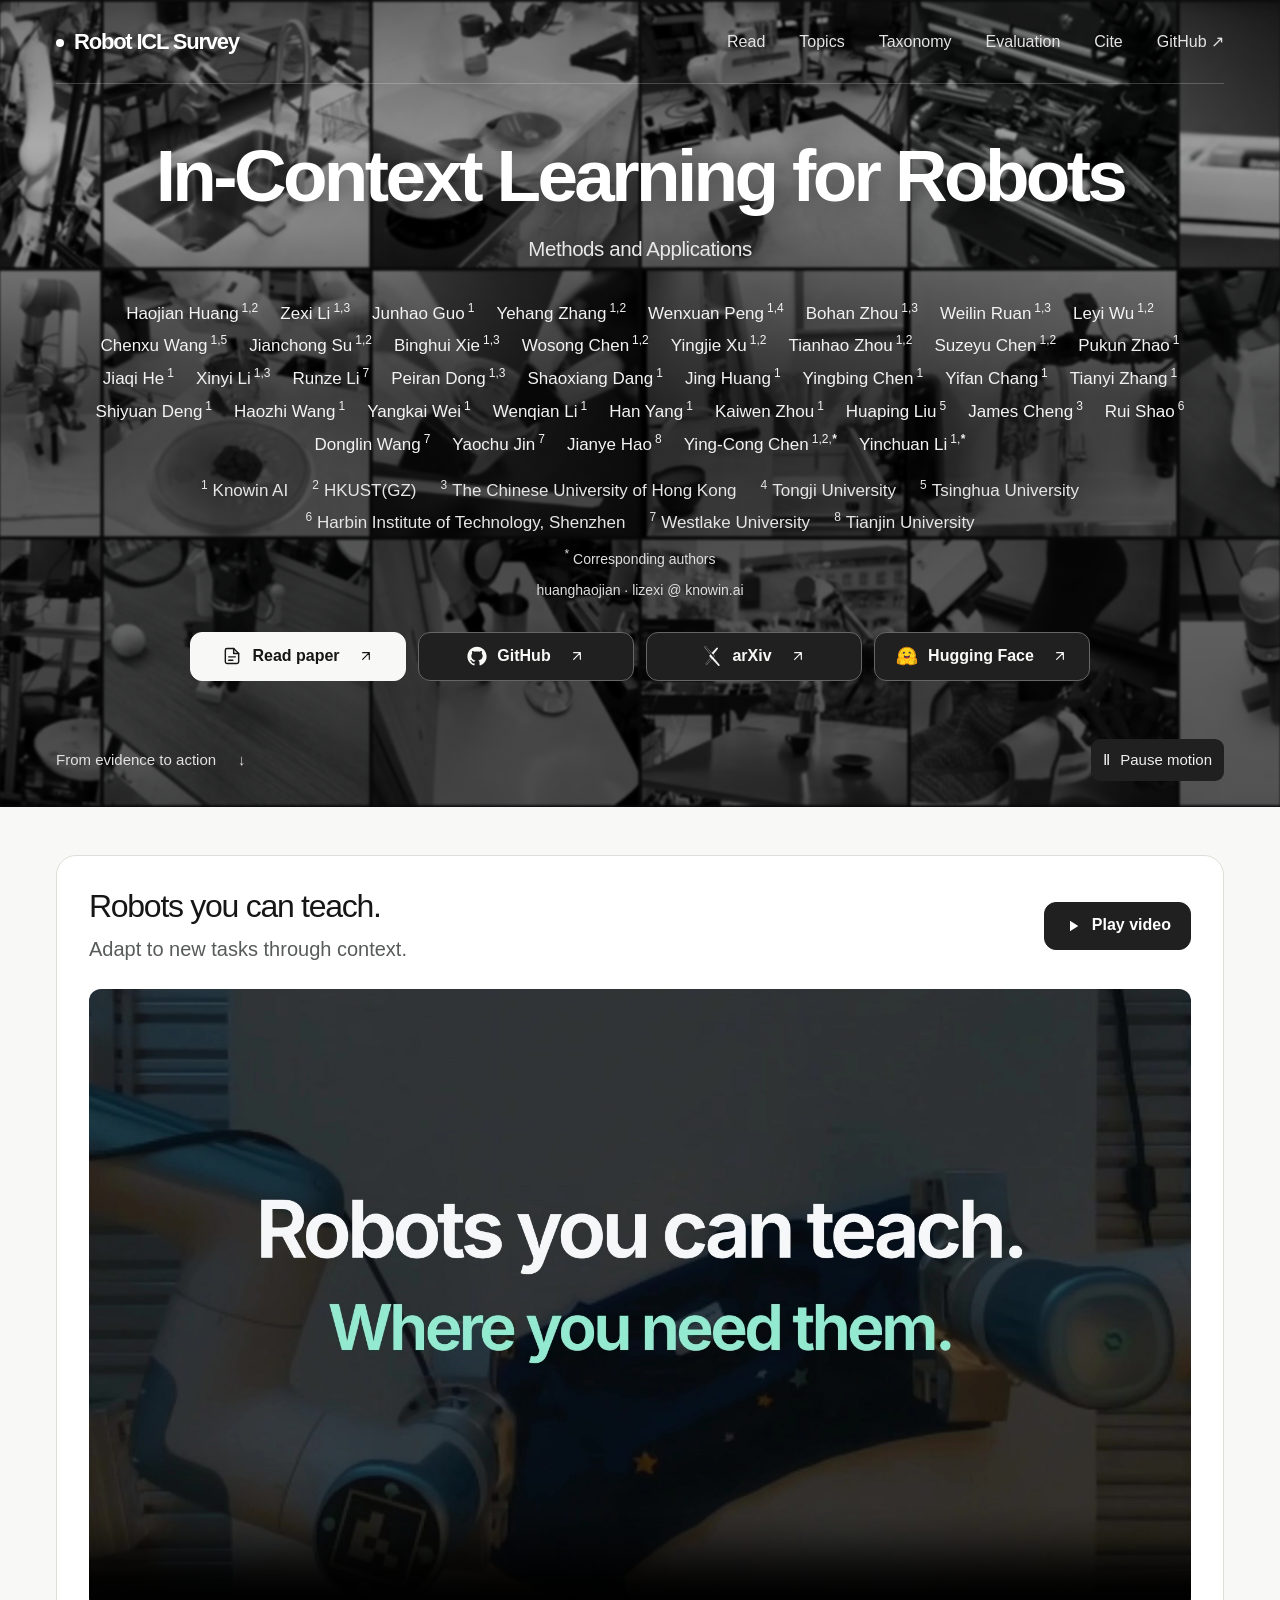
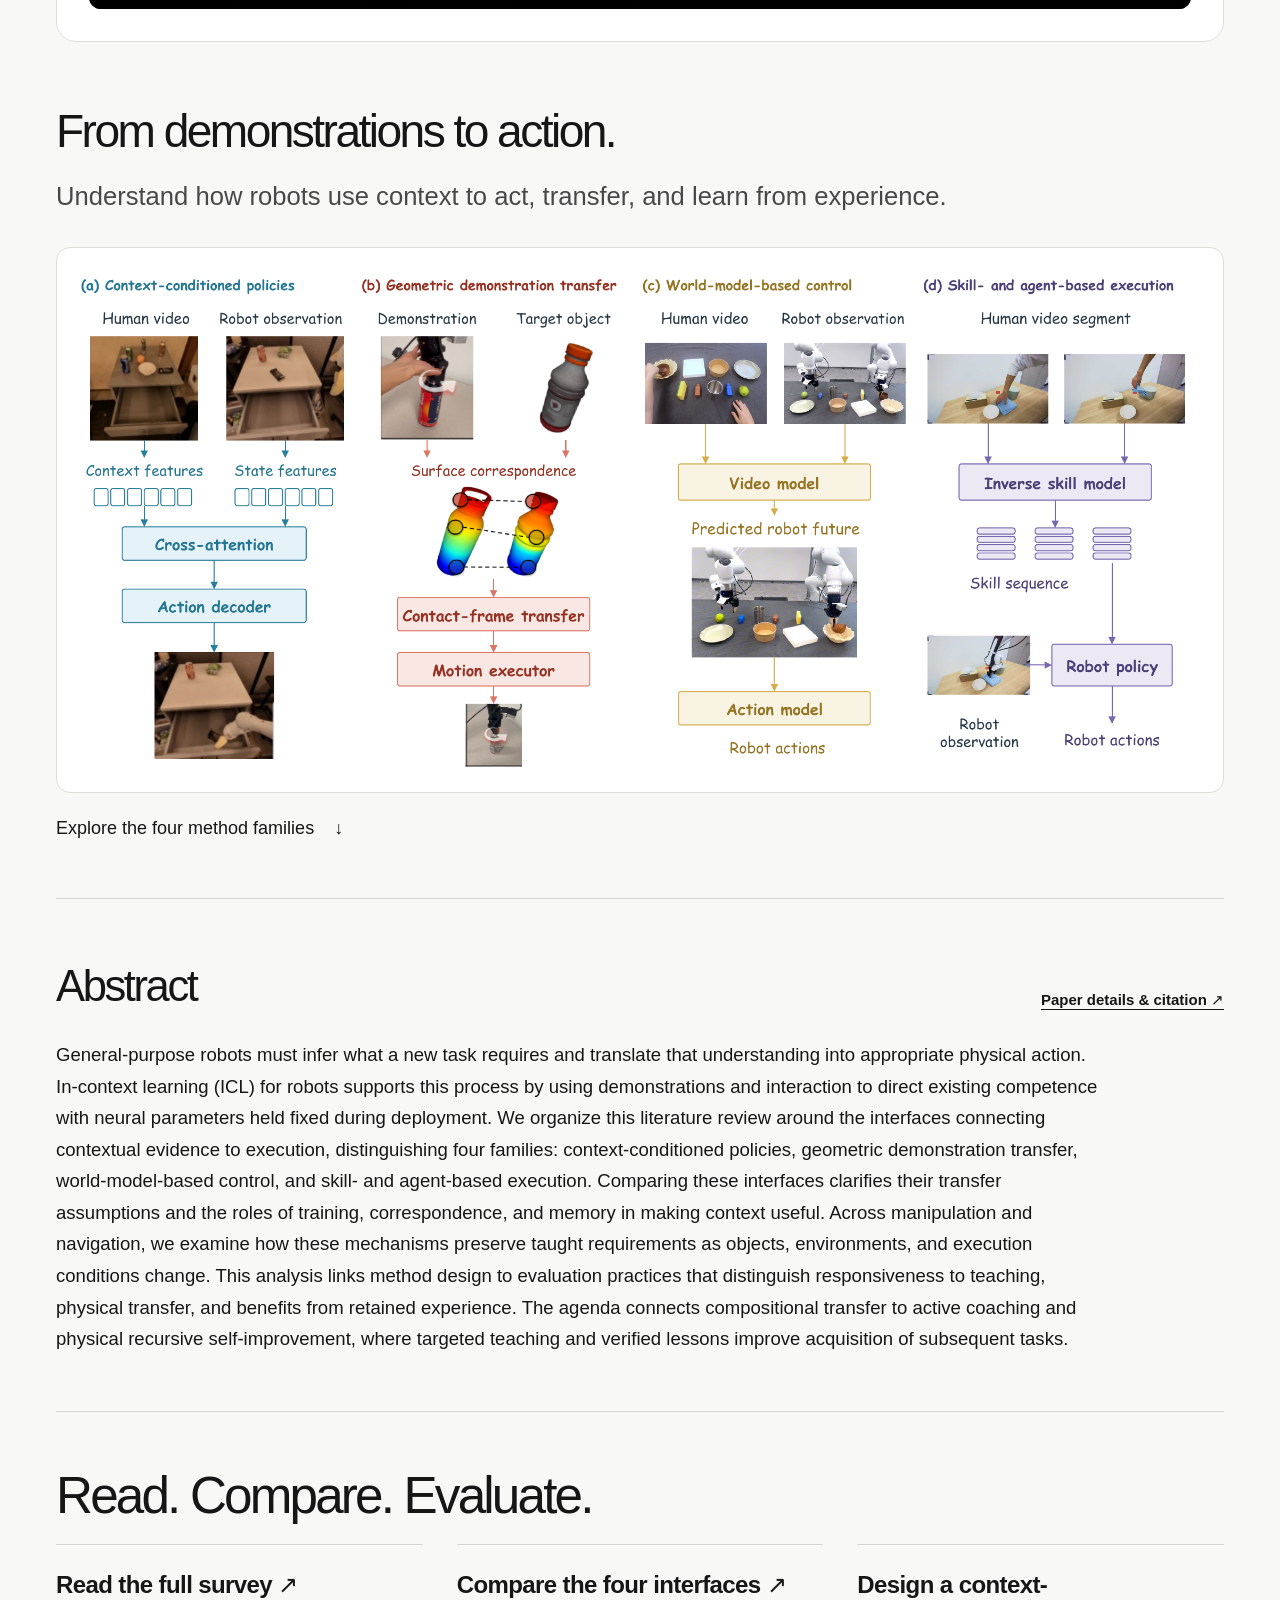
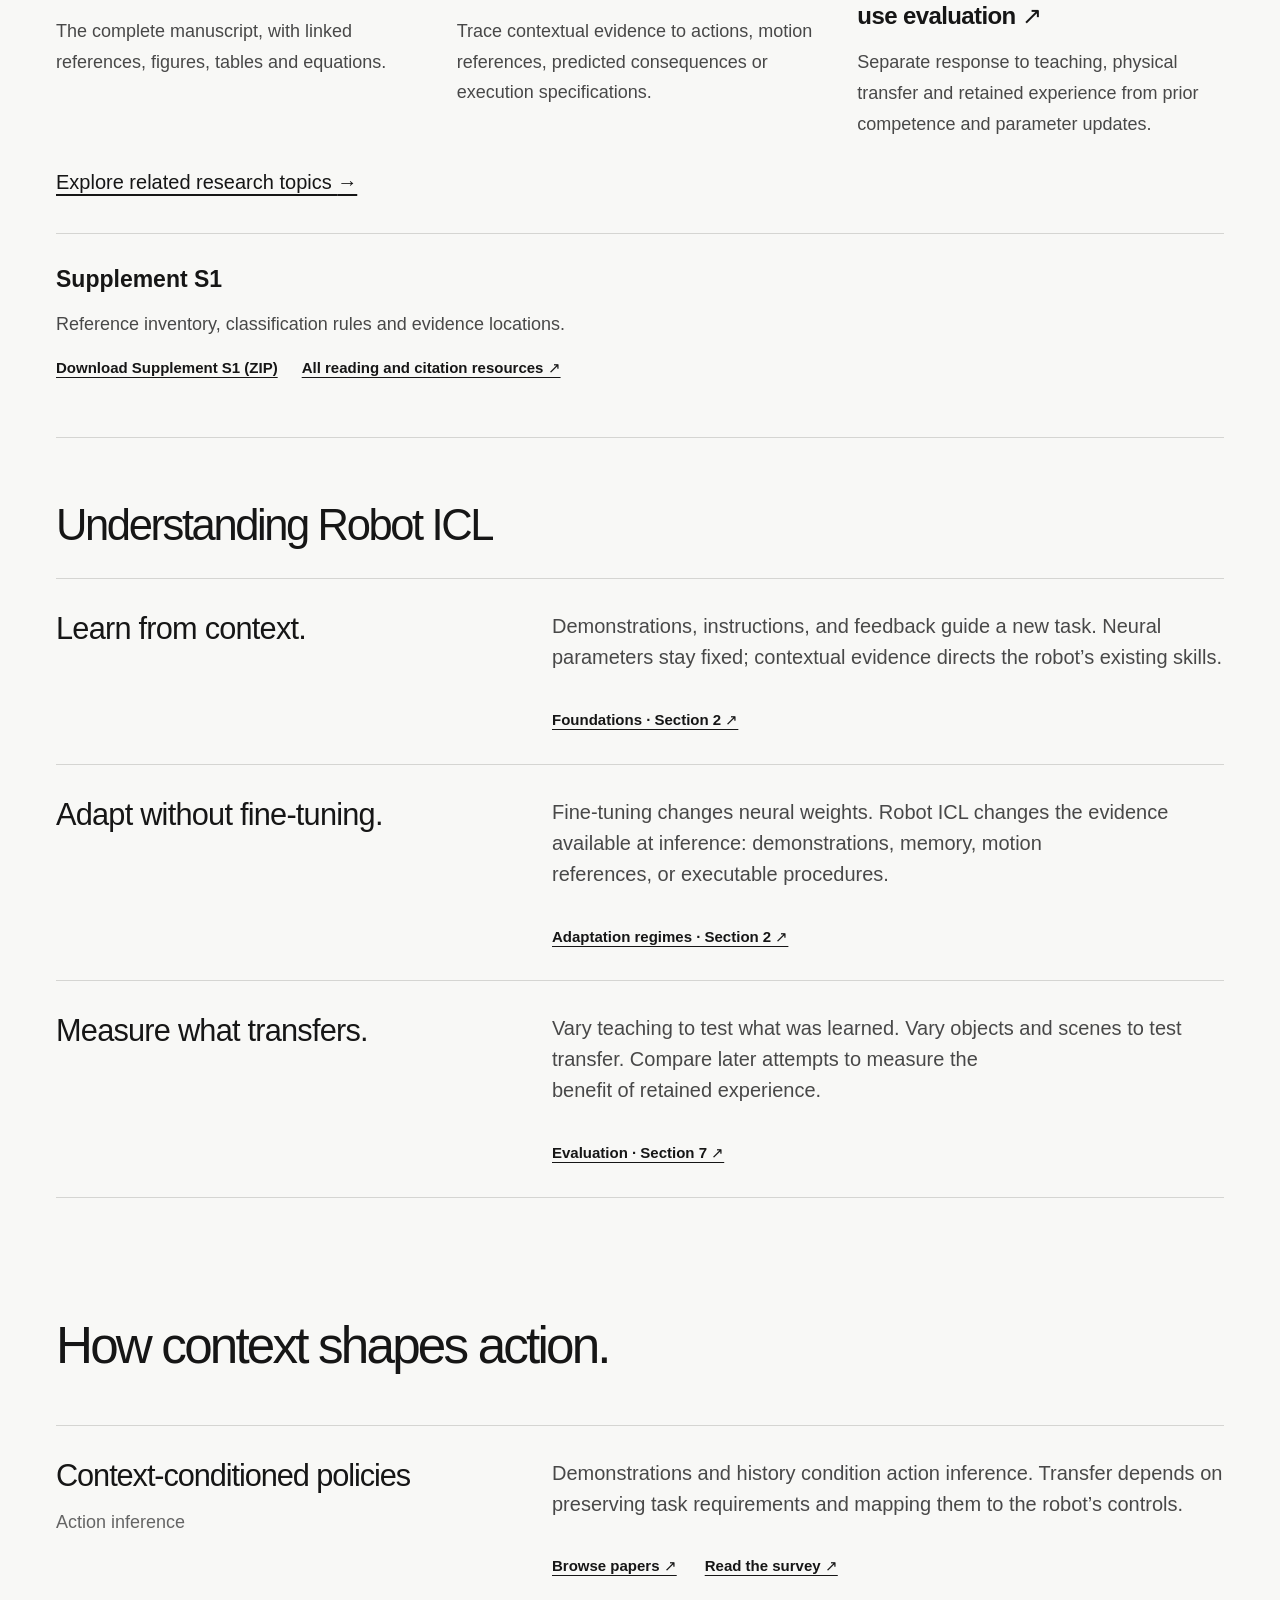
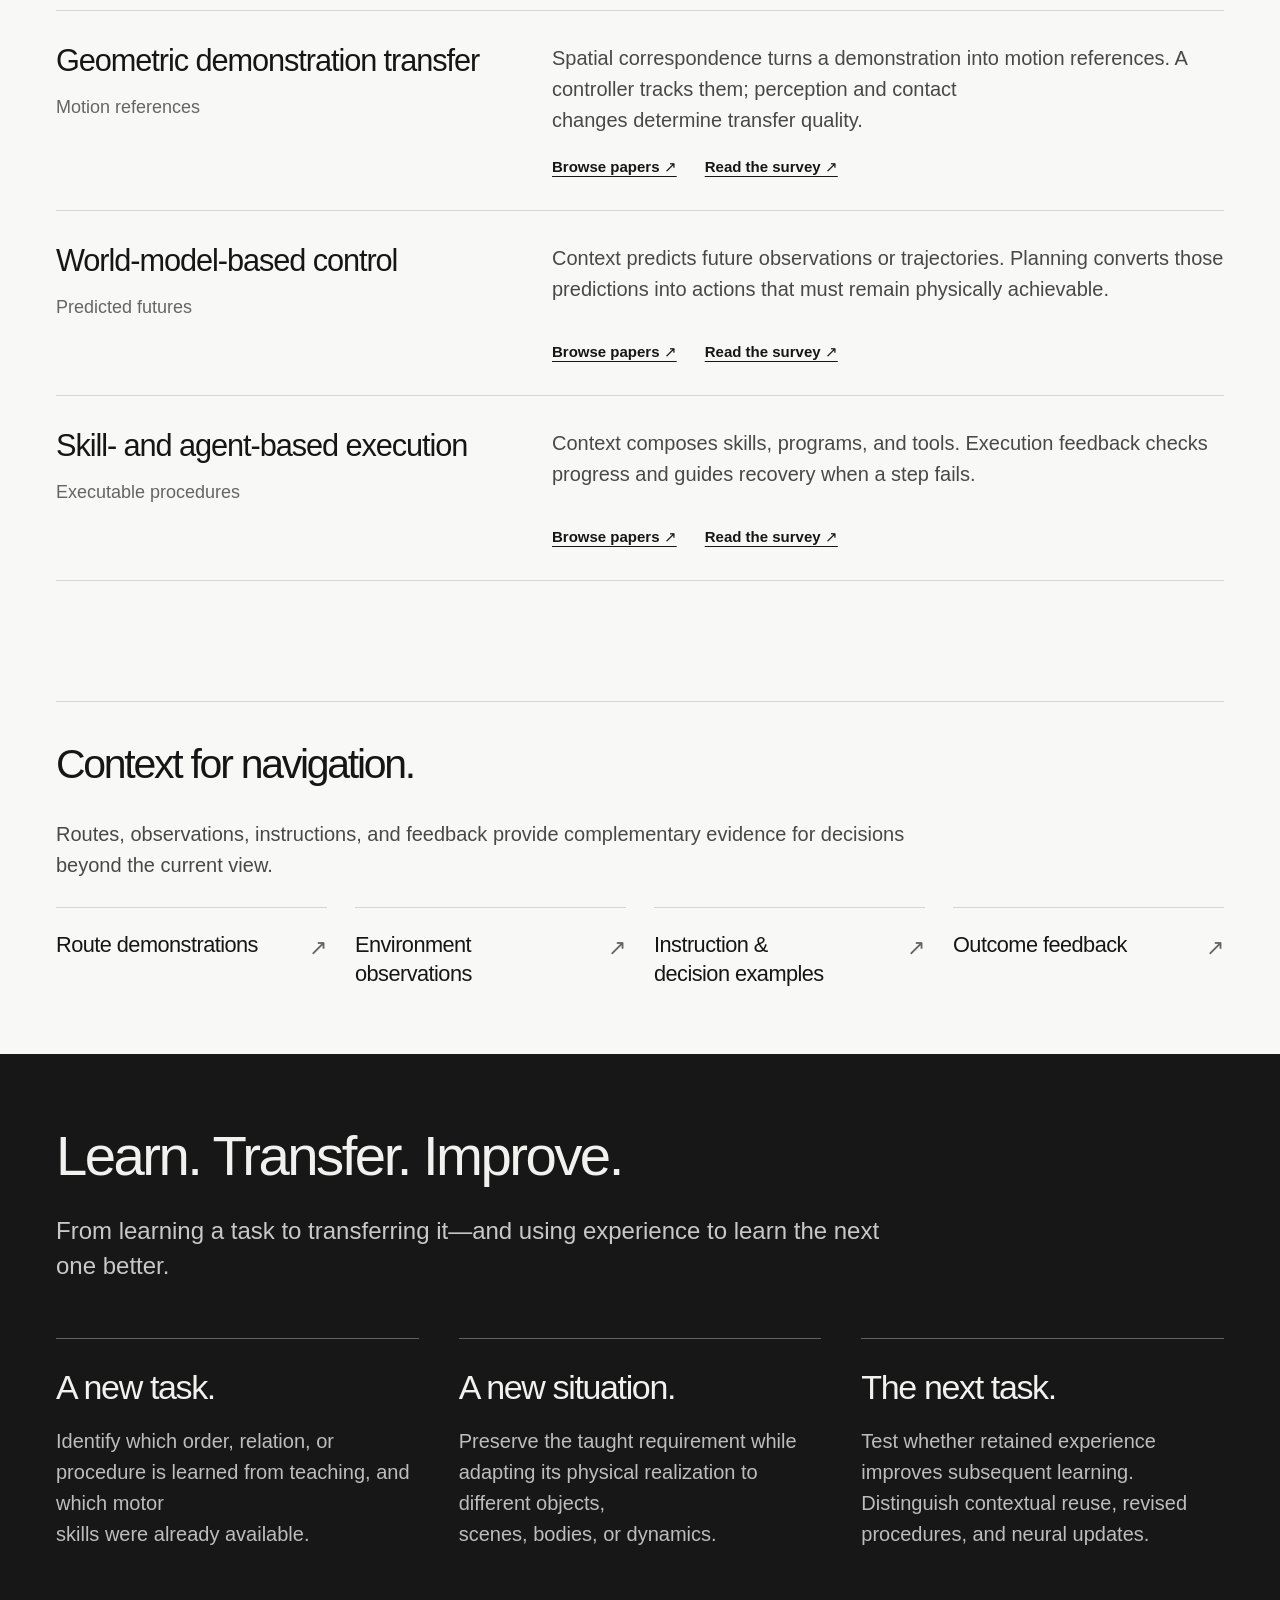
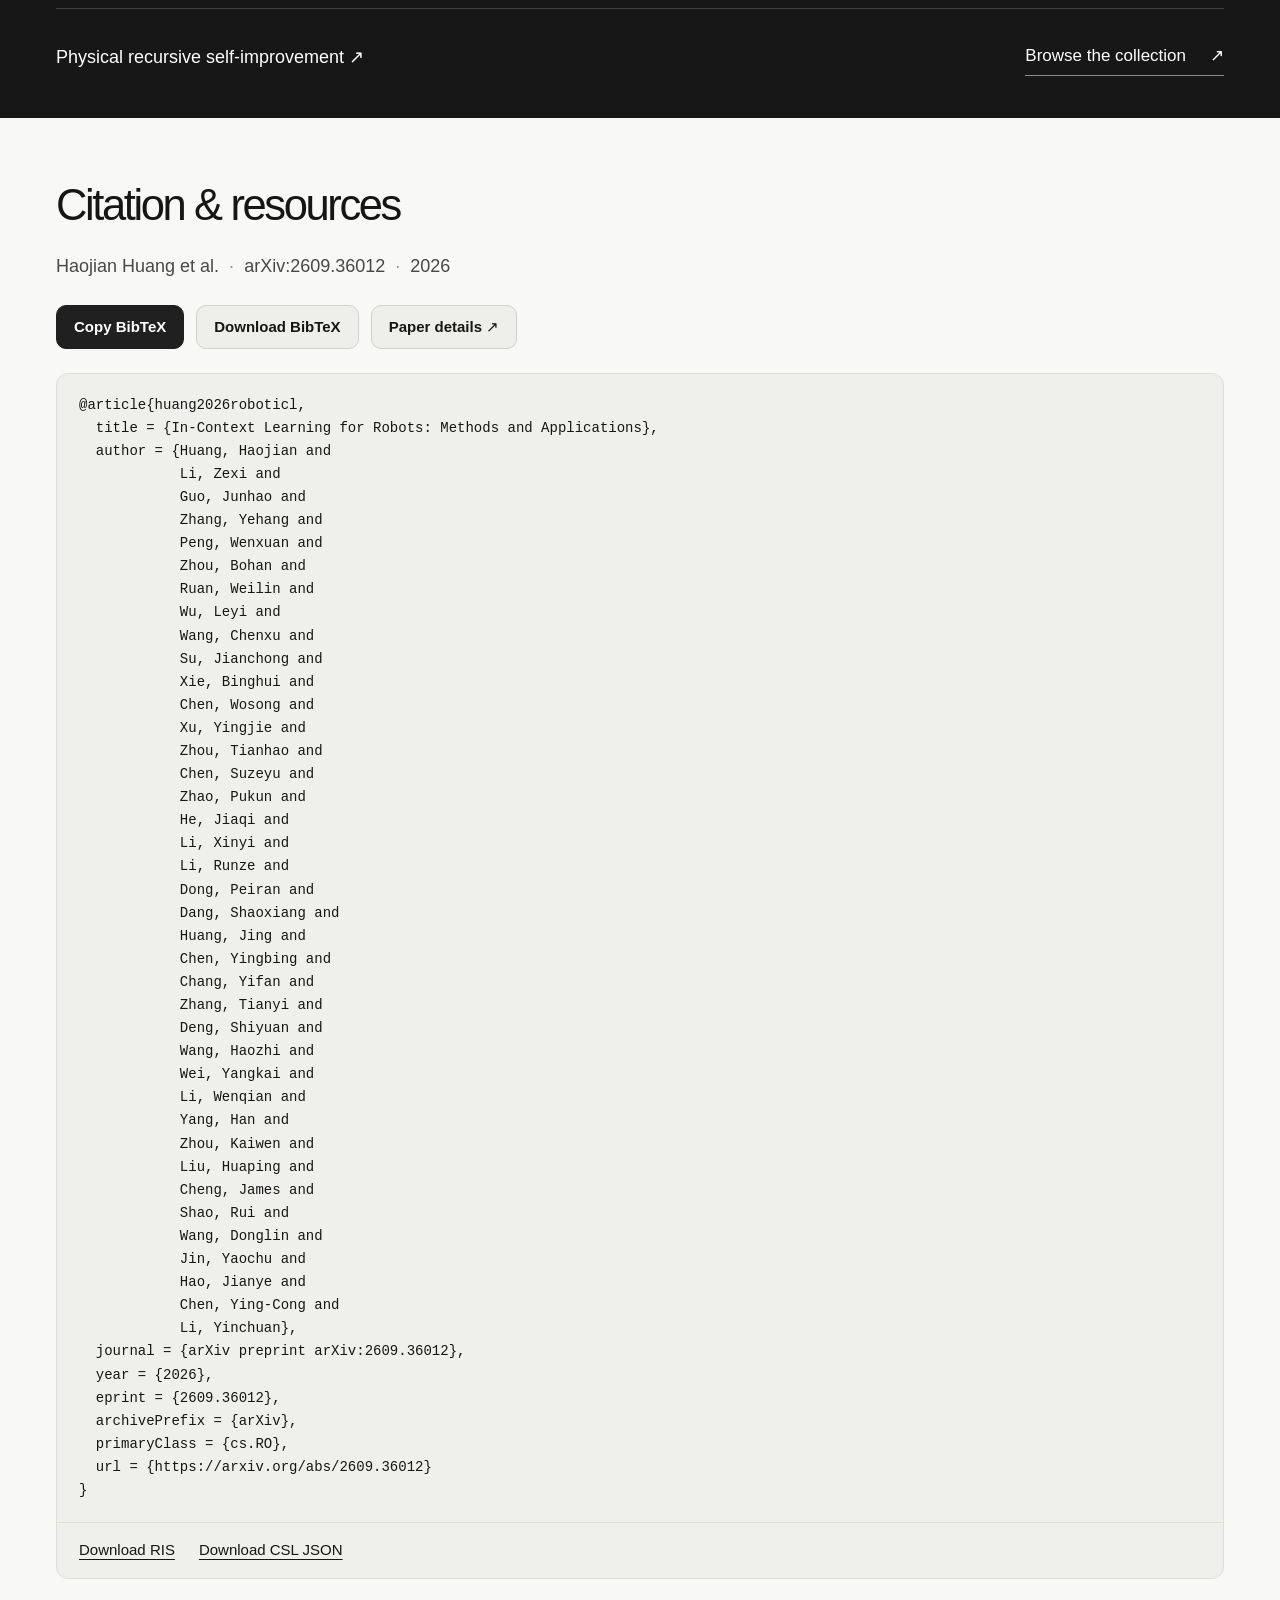
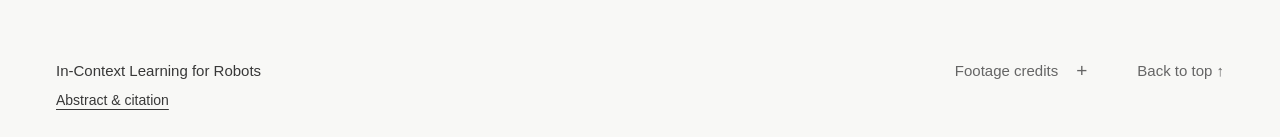
<file: docs/index.html>
<!doctype html>
<html lang="en">
<head>
<meta charset="utf-8">
<meta name="viewport" content="width=device-width, initial-scale=1">
<meta name="theme-color" content="#111111">
<meta name="description" content="A survey of in-context learning for robots: four method families, demonstration and history-based adaptation, manipulation, navigation, and evaluation.">
<meta name="robots" content="index, follow, max-image-preview:large">
<link rel="canonical" href="https://jethrojames.github.io/awesome-robots-icl/">
<meta name="citation_title" content="In-Context Learning for Robots: Methods and Applications">
<meta name="citation_author" content="Huang, Haojian">
<meta name="citation_author" content="Li, Zexi">
<meta name="citation_author" content="Guo, Junhao">
<meta name="citation_author" content="Zhang, Yehang">
<meta name="citation_author" content="Peng, Wenxuan">
<meta name="citation_author" content="Zhou, Bohan">
<meta name="citation_author" content="Ruan, Weilin">
<meta name="citation_author" content="Wu, Leyi">
<meta name="citation_author" content="Wang, Chenxu">
<meta name="citation_author" content="Su, Jianchong">
<meta name="citation_author" content="Xie, Binghui">
<meta name="citation_author" content="Chen, Wosong">
<meta name="citation_author" content="Xu, Yingjie">
<meta name="citation_author" content="Zhou, Tianhao">
<meta name="citation_author" content="Chen, Suzeyu">
<meta name="citation_author" content="Zhao, Pukun">
<meta name="citation_author" content="He, Jiaqi">
<meta name="citation_author" content="Li, Xinyi">
<meta name="citation_author" content="Li, Runze">
<meta name="citation_author" content="Dong, Peiran">
<meta name="citation_author" content="Dang, Shaoxiang">
<meta name="citation_author" content="Huang, Jing">
<meta name="citation_author" content="Chen, Yingbing">
<meta name="citation_author" content="Chang, Yifan">
<meta name="citation_author" content="Zhang, Tianyi">
<meta name="citation_author" content="Deng, Shiyuan">
<meta name="citation_author" content="Wang, Haozhi">
<meta name="citation_author" content="Wei, Yangkai">
<meta name="citation_author" content="Li, Wenqian">
<meta name="citation_author" content="Yang, Han">
<meta name="citation_author" content="Zhou, Kaiwen">
<meta name="citation_author" content="Liu, Huaping">
<meta name="citation_author" content="Cheng, James">
<meta name="citation_author" content="Shao, Rui">
<meta name="citation_author" content="Wang, Donglin">
<meta name="citation_author" content="Jin, Yaochu">
<meta name="citation_author" content="Hao, Jianye">
<meta name="citation_author" content="Chen, Ying-Cong">
<meta name="citation_author" content="Li, Yinchuan">
<meta name="citation_publication_date" content="2026/09/28">
<meta name="citation_date" content="2026/09/28">
<meta name="citation_arxiv_id" content="2609.36012">
<meta name="citation_pdf_url" content="https://jethrojames.github.io/awesome-robots-icl/assets/robot-icl-survey.pdf">
<meta name="citation_language" content="en">
<meta name="citation_abstract" content="General-purpose robots must infer what a new task requires and translate that understanding into appropriate physical action. In-context learning (ICL) for robots supports this process by using demonstrations and interaction to direct existing competence with neural parameters held fixed during deployment. We organize this literature review around the interfaces connecting contextual evidence to execution, distinguishing four families: context-conditioned policies, geometric demonstration transfer, world-model-based control, and skill- and agent-based execution. Comparing these interfaces clarifies their transfer assumptions and the roles of training, correspondence, and memory in making context useful. Across manipulation and navigation, we examine how these mechanisms preserve taught requirements as objects, environments, and execution conditions change. This analysis links method design to evaluation practices that distinguish responsiveness to teaching, physical transfer, and benefits from retained experience. The agenda connects compositional transfer to active coaching and physical recursive self-improvement, where targeted teaching and verified lessons improve acquisition of subsequent tasks.">
<meta property="og:type" content="article">
<meta property="og:title" content="In-Context Learning for Robots: Methods and Applications">
<meta property="og:description" content="A survey of in-context learning for robots: four method families, demonstration and history-based adaptation, manipulation, navigation, and evaluation.">
<meta property="og:url" content="https://jethrojames.github.io/awesome-robots-icl/">
<meta property="og:site_name" content="Robot ICL Survey">
<meta property="og:image" content="https://jethrojames.github.io/awesome-robots-icl/assets/survey-overview.png">
<meta property="og:image:width" content="2100">
<meta property="og:image:height" content="1215">
<meta property="og:image:alt" content="Robot learning horizons: prior competence, in-context task learning, physical recursive self-improvement, and collective knowledge evolution">
<meta property="article:published_time" content="2026-09-28T18:00:34Z">
<meta name="twitter:card" content="summary_large_image">
<meta name="twitter:title" content="In-Context Learning for Robots: Methods and Applications">
<meta name="twitter:description" content="A survey of in-context learning for robots: four method families, demonstration and history-based adaptation, manipulation, navigation, and evaluation.">
<meta name="twitter:image" content="https://jethrojames.github.io/awesome-robots-icl/assets/survey-overview.png">
<link rel="alternate" type="application/pdf" title="Full survey PDF" href="https://jethrojames.github.io/awesome-robots-icl/assets/robot-icl-survey.pdf">
<link rel="alternate" type="application/x-bibtex" title="BibTeX citation" href="citation.bib">
<link rel="alternate" type="application/vnd.citationstyles.csl+json" title="CSL citation" href="citation.json">
<link rel="sitemap" type="application/xml" href="sitemap.xml">
<script type="application/ld+json">{
  "@context": "https://schema.org",
  "@graph": [
    {
      "@type": "WebSite",
      "@id": "https://jethrojames.github.io/awesome-robots-icl/#website",
      "name": "Robot ICL Survey",
      "url": "https://jethrojames.github.io/awesome-robots-icl/",
      "inLanguage": "en"
    },
    {
      "@type": "WebPage",
      "@id": "https://jethrojames.github.io/awesome-robots-icl/#webpage",
      "url": "https://jethrojames.github.io/awesome-robots-icl/",
      "name": "In-Context Learning for Robots: Methods and Applications",
      "description": "A survey of in-context learning for robots: four method families, demonstration and history-based adaptation, manipulation, navigation, and evaluation.",
      "inLanguage": "en",
      "isPartOf": {
        "@id": "https://jethrojames.github.io/awesome-robots-icl/#website"
      },
      "mainEntity": {
        "@id": "https://arxiv.org/abs/2609.36012#article"
      }
    },
    {
      "@type": "ScholarlyArticle",
      "@id": "https://arxiv.org/abs/2609.36012#article",
      "name": "In-Context Learning for Robots: Methods and Applications",
      "headline": "In-Context Learning for Robots: Methods and Applications",
      "abstract": "General-purpose robots must infer what a new task requires and translate that understanding into appropriate physical action. In-context learning (ICL) for robots supports this process by using demonstrations and interaction to direct existing competence with neural parameters held fixed during deployment. We organize this literature review around the interfaces connecting contextual evidence to execution, distinguishing four families: context-conditioned policies, geometric demonstration transfer, world-model-based control, and skill- and agent-based execution. Comparing these interfaces clarifies their transfer assumptions and the roles of training, correspondence, and memory in making context useful. Across manipulation and navigation, we examine how these mechanisms preserve taught requirements as objects, environments, and execution conditions change. This analysis links method design to evaluation practices that distinguish responsiveness to teaching, physical transfer, and benefits from retained experience. The agenda connects compositional transfer to active coaching and physical recursive self-improvement, where targeted teaching and verified lessons improve acquisition of subsequent tasks.",
      "genre": "Literature review",
      "creativeWorkStatus": "Preprint",
      "datePublished": "2026-09-28",
      "dateModified": "2026-11-16",
      "version": "Author revision 2026-11-16",
      "numberOfPages": 115,
      "inLanguage": "en",
      "isAccessibleForFree": true,
      "identifier": {
        "@type": "PropertyValue",
        "propertyID": "arXiv",
        "value": "2609.36012"
      },
      "author": [
        {
          "@type": "Person",
          "name": "Haojian Huang",
          "givenName": "Haojian",
          "familyName": "Huang"
        },
        {
          "@type": "Person",
          "name": "Zexi Li",
          "givenName": "Zexi",
          "familyName": "Li"
        },
        {
          "@type": "Person",
          "name": "Junhao Guo",
          "givenName": "Junhao",
          "familyName": "Guo"
        },
        {
          "@type": "Person",
          "name": "Yehang Zhang",
          "givenName": "Yehang",
          "familyName": "Zhang"
        },
        {
          "@type": "Person",
          "name": "Wenxuan Peng",
          "givenName": "Wenxuan",
          "familyName": "Peng"
        },
        {
          "@type": "Person",
          "name": "Bohan Zhou",
          "givenName": "Bohan",
          "familyName": "Zhou"
        },
        {
          "@type": "Person",
          "name": "Weilin Ruan",
          "givenName": "Weilin",
          "familyName": "Ruan"
        },
        {
          "@type": "Person",
          "name": "Leyi Wu",
          "givenName": "Leyi",
          "familyName": "Wu"
        },
        {
          "@type": "Person",
          "name": "Chenxu Wang",
          "givenName": "Chenxu",
          "familyName": "Wang"
        },
        {
          "@type": "Person",
          "name": "Jianchong Su",
          "givenName": "Jianchong",
          "familyName": "Su"
        },
        {
          "@type": "Person",
          "name": "Binghui Xie",
          "givenName": "Binghui",
          "familyName": "Xie"
        },
        {
          "@type": "Person",
          "name": "Wosong Chen",
          "givenName": "Wosong",
          "familyName": "Chen"
        },
        {
          "@type": "Person",
          "name": "Yingjie Xu",
          "givenName": "Yingjie",
          "familyName": "Xu"
        },
        {
          "@type": "Person",
          "name": "Tianhao Zhou",
          "givenName": "Tianhao",
          "familyName": "Zhou"
        },
        {
          "@type": "Person",
          "name": "Suzeyu Chen",
          "givenName": "Suzeyu",
          "familyName": "Chen"
        },
        {
          "@type": "Person",
          "name": "Pukun Zhao",
          "givenName": "Pukun",
          "familyName": "Zhao"
        },
        {
          "@type": "Person",
          "name": "Jiaqi He",
          "givenName": "Jiaqi",
          "familyName": "He"
        },
        {
          "@type": "Person",
          "name": "Xinyi Li",
          "givenName": "Xinyi",
          "familyName": "Li"
        },
        {
          "@type": "Person",
          "name": "Runze Li",
          "givenName": "Runze",
          "familyName": "Li"
        },
        {
          "@type": "Person",
          "name": "Peiran Dong",
          "givenName": "Peiran",
          "familyName": "Dong"
        },
        {
          "@type": "Person",
          "name": "Shaoxiang Dang",
          "givenName": "Shaoxiang",
          "familyName": "Dang"
        },
        {
          "@type": "Person",
          "name": "Jing Huang",
          "givenName": "Jing",
          "familyName": "Huang"
        },
        {
          "@type": "Person",
          "name": "Yingbing Chen",
          "givenName": "Yingbing",
          "familyName": "Chen"
        },
        {
          "@type": "Person",
          "name": "Yifan Chang",
          "givenName": "Yifan",
          "familyName": "Chang"
        },
        {
          "@type": "Person",
          "name": "Tianyi Zhang",
          "givenName": "Tianyi",
          "familyName": "Zhang"
        },
        {
          "@type": "Person",
          "name": "Shiyuan Deng",
          "givenName": "Shiyuan",
          "familyName": "Deng"
        },
        {
          "@type": "Person",
          "name": "Haozhi Wang",
          "givenName": "Haozhi",
          "familyName": "Wang"
        },
        {
          "@type": "Person",
          "name": "Yangkai Wei",
          "givenName": "Yangkai",
          "familyName": "Wei"
        },
        {
          "@type": "Person",
          "name": "Wenqian Li",
          "givenName": "Wenqian",
          "familyName": "Li"
        },
        {
          "@type": "Person",
          "name": "Han Yang",
          "givenName": "Han",
          "familyName": "Yang"
        },
        {
          "@type": "Person",
          "name": "Kaiwen Zhou",
          "givenName": "Kaiwen",
          "familyName": "Zhou"
        },
        {
          "@type": "Person",
          "name": "Huaping Liu",
          "givenName": "Huaping",
          "familyName": "Liu"
        },
        {
          "@type": "Person",
          "name": "James Cheng",
          "givenName": "James",
          "familyName": "Cheng"
        },
        {
          "@type": "Person",
          "name": "Rui Shao",
          "givenName": "Rui",
          "familyName": "Shao"
        },
        {
          "@type": "Person",
          "name": "Donglin Wang",
          "givenName": "Donglin",
          "familyName": "Wang"
        },
        {
          "@type": "Person",
          "name": "Yaochu Jin",
          "givenName": "Yaochu",
          "familyName": "Jin"
        },
        {
          "@type": "Person",
          "name": "Jianye Hao",
          "givenName": "Jianye",
          "familyName": "Hao"
        },
        {
          "@type": "Person",
          "name": "Ying-Cong Chen",
          "givenName": "Ying-Cong",
          "familyName": "Chen"
        },
        {
          "@type": "Person",
          "name": "Yinchuan Li",
          "givenName": "Yinchuan",
          "familyName": "Li"
        }
      ],
      "keywords": [
        "robotics",
        "in-context learning",
        "robot learning",
        "survey",
        "one-shot imitation learning",
        "demonstration-conditioned policies",
        "world-model-based control",
        "embodied memory"
      ],
      "url": "https://arxiv.org/abs/2609.36012",
      "sameAs": [
        "https://huggingface.co/papers/2609.36012"
      ],
      "encoding": {
        "@type": "MediaObject",
        "encodingFormat": "application/pdf",
        "contentUrl": "https://jethrojames.github.io/awesome-robots-icl/assets/robot-icl-survey.pdf"
      }
    }
  ]
}</script>
<title>In-Context Learning for Robots: Methods and Applications</title>
<link rel="alternate" type="text/html" title="Paper abstract and citation" href="paper.html">
<link rel="icon" type="image/svg+xml" href="data:image/svg+xml,%3Csvg xmlns='http://www.w3.org/2000/svg' viewBox='0 0 32 32'%3E%3Crect width='32' height='32' rx='7' fill='%23111111'/%3E%3Cpath d='M8 8h9a6 6 0 0 1 0 12h-9V8m8 12 8 8' fill='none' stroke='white' stroke-width='3'/%3E%3C/svg%3E">
<style>
:root{color-scheme:light;--ink:#161616;--muted:#656565;--paper:#f8f8f6;--line:#d5d5d2;--width:1400px}
*{box-sizing:border-box}html{scroll-behavior:smooth;scroll-padding-top:32px}body{margin:0;background:var(--paper);color:var(--ink);font:18px/1.5 Inter,-apple-system,BlinkMacSystemFont,"Segoe UI",sans-serif;-webkit-font-smoothing:antialiased}a{color:inherit;text-decoration:none}button{font:inherit}a,button,summary{-webkit-tap-highlight-color:transparent}a:focus-visible,button:focus-visible,summary:focus-visible{outline:2px solid currentColor;outline-offset:7px}::selection{background:#bcbcb8;color:#111}.wrap{width:min(100% - 112px,var(--width));margin-inline:auto}.skip{position:fixed;top:-80px;left:20px;z-index:20;background:white;color:#111;padding:12px 20px}.skip:focus{top:12px}
.hero{isolation:isolate;position:relative;overflow:hidden;background:#111;color:white;min-height:740px;display:flex;flex-direction:column;justify-content:space-between}
.hero-wall{position:absolute;inset:0;z-index:-3;overflow:hidden;background:#262626}.hero-video{width:100%;height:100%;display:block;object-fit:cover;filter:blur(1px);pointer-events:none}.hero-shade{position:absolute;inset:0;z-index:-2;background:linear-gradient(180deg,#0008 0%,#0005 18%,#000a 49%,#0009 73%,#000a 100%)}.hero-shade:after{content:"";position:absolute;inset:0;background:radial-gradient(ellipse at 50% 51%,#0005 0%,transparent 65%)}
.nav{min-height:84px;display:flex;align-items:center;justify-content:space-between;border-bottom:1px solid #ffffff35;gap:28px}.brand{font-weight:650;font-size:22px;letter-spacing:-.055em}.brand-dot{display:inline-block;width:8px;height:8px;border-radius:50%;background:white;margin-right:10px;vertical-align:middle}.nav-links{display:flex;gap:34px;font-size:16px}.nav-links a{color:#e4e4e4}.nav-links a:hover{color:white;text-decoration:underline;text-underline-offset:6px}
.hero-main{text-align:center;padding:54px 24px 46px}.eyebrow{font-size:15px;font-weight:550;text-transform:uppercase;letter-spacing:.2em;margin:0 0 25px;color:#e3e3e3}.hero h1{font-size:clamp(62px,6.4vw,112px);line-height:1.04;font-weight:500;letter-spacing:-.065em;margin:0;text-shadow:0 2px 24px #0005}.hero h1 span{display:block}.tagline{font-size:clamp(20px,1.6vw,26px);font-weight:400;letter-spacing:-.02em;margin:25px 0 0;color:#e8e8e8}.team{margin-top:34px}.authors{display:flex;justify-content:center;flex-wrap:wrap;gap:8px 24px;font-size:17px;color:#f2f2f2}.authors sup{font-size:12px;margin-left:3px}.institutions{display:flex;justify-content:center;flex-wrap:wrap;gap:12px 30px;font-size:17px;color:#d7d7d7;margin-top:12px}.institutions sup{font-size:12px;margin-right:5px}.actions{display:flex;justify-content:center;gap:12px;flex-wrap:wrap;margin-top:31px}.button{display:inline-flex;align-items:center;justify-content:center;gap:20px;border:1px solid #ffffff70;min-height:49px;padding:11px 23px;font-size:16px;font-weight:500}.button{min-width:200px;white-space:nowrap;transition:background .2s,color .2s}.button.primary{background:white;color:#151515;border-color:white}.button.primary:hover{background:#dcdcdc;border-color:#dcdcdc}.button.secondary{background:#0003}.button.secondary:hover{background:#ffffff1c}.hero-bottom{display:flex;justify-content:space-between;align-items:center;gap:24px;padding-top:12px;padding-bottom:26px;font-size:15px;color:#e1e1e1}.hero-bottom>a{display:flex;gap:22px;align-items:center}.motion-control{display:inline-flex;align-items:center;gap:10px;border:0;background:#0003;color:#eee;padding:10px 12px;font-size:15px;cursor:pointer}.motion-control:hover{background:#ffffff18}
.taxonomy{padding:92px 0 60px}.section-heading{display:flex;align-items:flex-end;justify-content:space-between;gap:30px;margin-bottom:51px}.kicker{font-size:14px;font-weight:550;text-transform:uppercase;letter-spacing:.16em;color:var(--muted);margin:0 0 18px}h2{font-size:clamp(38px,4vw,62px);line-height:1.1;letter-spacing:-.055em;font-weight:500;margin:0}.section-number{font-size:76px;line-height:1;color:#b4b4af;font-weight:300;letter-spacing:-.07em}.routes{border-top:1px solid var(--line)}.route{display:grid;grid-template-columns:72px 1fr 48px;align-items:center;gap:22px;padding:30px 0;min-height:115px;border-bottom:1px solid var(--line);transition:background .18s,padding .18s}.route-index{font-size:16px;color:var(--muted);font-variant-numeric:tabular-nums}.route h3{font-size:clamp(25px,2.65vw,39px);line-height:1.18;letter-spacing:-.035em;font-weight:450;margin:0}.route-arrow{font-size:30px;justify-self:end;font-weight:300;transition:transform .18s}.route:hover{background:#eeeeea;padding-inline:16px}.route:hover .route-arrow{transform:translate(3px,-3px)}.shared{display:flex;justify-content:space-between;align-items:center;gap:24px;padding-top:33px;color:#5a5a57}.shared-label{font-size:16px}.shared-terms{font-size:23px;letter-spacing:-.025em;display:flex;gap:28px}.shared-terms span+span:before{content:"/";color:#aaa;margin-right:28px}
.transfer{background:#171717;color:#f1f1ef;padding:52px 0}.transfer-inner{display:flex;align-items:center;justify-content:space-between;gap:36px}.transfer h2{font-size:clamp(29px,3vw,43px);font-weight:400}.transfer-link{white-space:nowrap;display:inline-flex;align-items:center;gap:24px;border-bottom:1px solid #888;padding:6px 0;font-size:17px}.transfer-link:hover{border-color:white}.footer{padding-top:31px;padding-bottom:31px;display:grid;grid-template-columns:1fr auto auto;gap:28px 50px;align-items:start;color:var(--muted);font-size:15px}.footer-brand{color:#383838}.credits{max-width:510px}.credits summary{cursor:pointer;list-style:none;display:flex;gap:18px;justify-content:space-between}.credits summary::-webkit-details-marker{display:none}.credits summary:after{content:"+";font-size:19px;line-height:1.2}.credits[open] summary:after{content:"−"}.credits-body{margin-top:20px;font-size:16px;line-height:1.6}.credits-body p{margin:0 0 13px}.credit-links{display:grid;grid-template-columns:1fr 1fr;gap:9px 24px}.credit-links a{text-decoration:underline;text-underline-offset:4px}.credit-note{margin-top:17px!important;color:#73736e}.back-top{white-space:nowrap}.back-top:hover{text-decoration:underline;text-underline-offset:5px}
@media(min-width:1500px){.hero{min-height:0;aspect-ratio:2/1}.hero-main{padding-top:36px;padding-bottom:36px}.hero h1{font-size:clamp(96px,6.1vw,122px)}}
@media(max-width:1000px){.wrap{width:calc(100% - 64px)}.hero{min-height:760px}.hero-main{padding-top:65px;padding-bottom:55px}.hero h1{font-size:clamp(58px,7.8vw,78px)}.route{grid-template-columns:45px 1fr 36px;gap:18px}.route h3{font-size:29px}.taxonomy{padding-top:68px}.section-number{font-size:66px}.transfer-inner{align-items:flex-start;flex-direction:column;gap:23px}.footer{gap:25px;grid-template-columns:1fr auto}.credits{grid-column:1/-1;grid-row:2;max-width:100%}.credits summary{justify-content:flex-start}.credit-links{grid-template-columns:repeat(3,1fr)}}
@media(max-width:600px){.wrap{width:calc(100% - 40px)}.hero{min-height:0}.hero-wall{height:auto;aspect-ratio:2/1;inset:0 0 auto;mask-image:linear-gradient(#000 45%,transparent)}.hero-video{object-fit:cover}.hero-shade{background:linear-gradient(180deg,#0004 0%,#1118 160px,#111 340px)}.hero-shade:after{display:none}.nav{min-height:70px}.brand{font-size:21px}.nav-links{font-size:15px;gap:20px}.hero-main{padding:97px 0 34px}.eyebrow{font-size:13px;letter-spacing:.16em;margin-bottom:21px}.hero h1{font-size:clamp(43px,10.5vw,64px);line-height:1.08;letter-spacing:-.055em}.tagline{font-size:20px;margin-top:22px}.team{margin-top:28px}.authors{font-size:16px;gap:8px 17px}.institutions{font-size:16px;gap:12px 22px;margin-top:15px}.actions{gap:10px;margin-top:28px}.button{padding:10px 17px;min-height:46px}.hero-bottom{padding-bottom:21px;gap:15px;font-size:14px}.motion-control{font-size:14px;padding-right:0}.hero-bottom>a{gap:10px}.taxonomy{padding:52px 0 39px}.section-heading{margin-bottom:30px;gap:15px}.kicker{font-size:13px;margin-bottom:14px}.section-number{font-size:55px}.section-heading h2{max-width:260px;font-size:38px}.route{grid-template-columns:27px 1fr 24px;gap:14px;padding:25px 0;min-height:115px}.route h3{font-size:25px;line-height:1.2}.route-index{font-size:14px}.route-arrow{font-size:25px}.route:hover{padding-inline:5px}.shared{align-items:flex-start;flex-direction:column;gap:13px;padding-top:25px}.shared-label{font-size:14px}.shared-terms{font-size:22px;gap:20px}.shared-terms span+span:before{margin-right:20px}.transfer{padding:37px 0}.transfer h2{font-size:33px;line-height:1.15;max-width:370px}.transfer-link{font-size:16px}.footer{font-size:14px;padding-top:25px;padding-bottom:25px;gap:21px}.credit-links{grid-template-columns:1fr 1fr}.credits-body{font-size:16px}}
@media(prefers-reduced-motion:reduce){html{scroll-behavior:auto}*,*:before,*:after{transition:none!important}}
.team{max-width:1160px;margin-left:auto;margin-right:auto}.authors{line-height:1.6;column-gap:22px;row-gap:5px}.authors>span,.institutions>span{white-space:nowrap}.institutions{color:#e5e5e5;line-height:1.5;gap:5px 24px;margin-top:18px}@media(max-width:600px){.authors{column-gap:15px;row-gap:6px}.institutions{font-size:15px;gap:6px 18px}.institutions>span{white-space:normal}}
.hero h1{font-family:Arial,Helvetica,sans-serif;font-weight:700;white-space:nowrap;font-size:clamp(30px,5.7vw,94px);letter-spacing:-.05em}.tagline{margin-top:20px}@media(max-width:600px){.hero h1{font-size:clamp(19px,5.9vw,34px);letter-spacing:-.045em}.tagline{font-size:20px}}

.taxonomy{padding:76px 0}.section-number{display:none}.route{min-height:118px}.route-content{display:flex;align-items:center;justify-content:space-between;gap:28px}.route h3{font-size:clamp(25px,2.3vw,34px)}.route-content p{font-size:18px;color:#646464;white-space:nowrap;margin:0}.transfer{padding:72px 0 42px}.transfer-heading .kicker{color:#aaa}.transfer-heading h2{font-size:clamp(36px,4.4vw,64px);line-height:1.08;letter-spacing:-.045em}.questions{display:grid;grid-template-columns:repeat(3,1fr);gap:40px;margin-top:55px}.question{border-top:1px solid #626262;padding-top:23px}.question-number{font-size:13px;letter-spacing:.13em;color:#b5b5b5}.question h3{font-size:clamp(29px,3vw,43px);font-weight:400;letter-spacing:-.04em;margin:24px 0 13px}.question p{font-size:18px;line-height:1.5;color:#bdbdbd;max-width:300px;margin:0}.literature-entry{display:flex;align-items:center;justify-content:space-between;gap:25px;border-top:1px solid #414141;margin-top:58px;padding-top:28px;font-size:16px;color:#bdbdbd}.literature-entry a{color:#fff}.footer{padding-top:25px;padding-bottom:25px}
@media(max-width:900px){.route-content{display:block}.route-content p{margin-top:10px;white-space:normal}.questions{gap:24px}.question p{font-size:17px}}
@media(max-width:600px){.taxonomy{padding:48px 0}.section-heading h2{max-width:none}.route{padding:23px 0}.route-content p{font-size:16px}.transfer{padding:46px 0 32px}.questions{grid-template-columns:1fr;gap:29px;margin-top:34px}.question{padding-top:19px}.question h3{margin:14px 0 8px;font-size:34px}.question p{max-width:none}.literature-entry{align-items:flex-start;flex-direction:column;gap:17px;margin-top:35px;padding-top:24px}.transfer-heading h2{font-size:38px}}

/* Context types extend the method taxonomy without expanding the paper list. */
.navigation{padding:0 0 76px}.navigation .section-heading{padding-top:40px;border-top:1px solid var(--line);margin-bottom:32px}.navigation h2{font-size:clamp(31px,3.2vw,47px)}.context-types{display:grid;grid-template-columns:repeat(4,1fr);gap:28px}.context-type{display:flex;align-items:flex-start;justify-content:space-between;gap:16px;border-top:1px solid var(--line);padding:23px 0 10px}.context-type h3{font-size:clamp(20px,1.7vw,25px);line-height:1.3;font-weight:450;letter-spacing:-.025em;margin:0}.context-type:hover h3{text-decoration:underline;text-underline-offset:6px}.context-type>span{font-size:22px;color:var(--muted)}.research-link{max-width:460px;font-size:18px;line-height:1.45}.research-link:hover{text-decoration:underline;text-underline-offset:5px}
@media(max-width:900px){.context-types{grid-template-columns:repeat(2,1fr);gap:22px 32px}}
@media(max-width:600px){.navigation{padding-bottom:48px}.navigation .section-heading{padding-top:30px;margin-bottom:24px}.navigation h2{font-size:32px}.context-types{gap:20px}.context-type{padding-top:17px;gap:8px}.context-type h3{font-size:19px}.research-link{font-size:18px;max-width:100%}}

.authors .corresponding-marker{font-weight:650;margin-left:.05em}.correspondence{margin:10px 0 0;font-size:14px;line-height:1.5;color:#dedede}.correspondence sup{font-size:12px}

.button-label{display:inline-flex;align-items:center;gap:10px}.button-icon{display:block;flex:none;width:20px;height:20px}.button-arrow{display:block;flex:none;width:16px;height:16px}.button.secondary{border-color:#ffffff80}
.actions{display:grid;grid-template-columns:repeat(4,minmax(0,1fr));max-width:900px;margin-inline:auto}.actions .button{min-width:0;gap:14px;padding-inline:20px}.button-icon.huggingface-icon{width:22px;height:22px;object-fit:contain}
@media(max-width:1050px){.actions{grid-template-columns:repeat(2,minmax(0,1fr));max-width:460px}}
@media(max-width:600px){.actions{grid-template-columns:1fr}}
@media(max-width:600px){.actions{max-width:340px;margin-inline:auto}.actions .button{width:100%;justify-content:space-between;padding-inline:20px}}

/* Component-only refresh: preserve the original hero, typography and layout. */
.actions .button{border-radius:12px;box-shadow:none;gap:18px;font-weight:550;transition:background .18s,border-color .18s,color .18s}
.actions .button.primary{background:#f8f8f6;border-color:#f8f8f6;color:#161616}
.actions .button.primary:hover{background:#e6e6e3;border-color:#e6e6e3}
.actions .button.secondary{background:#202020;border-color:#666;color:#f8f8f6}
.actions .button.secondary:hover{background:#303030;border-color:#929292}
.motion-control{border-radius:9px;background:#202020;padding-inline:12px}
.motion-control:hover{background:#333}
.route,.context-card,.credits summary{border-radius:10px}
.actions .button:focus-visible,.motion-control:focus-visible{outline:2px solid #fff;outline-offset:4px}
</style>
<link rel="stylesheet" href="assets/discovery.css">
<link rel="stylesheet" href="assets/overview-video.css?v=20261012-landscape">
</head>
<body>
<a class="skip" href="#abstract">Skip to content</a>
<header class="hero" id="top">
<div class="hero-wall" aria-hidden="true"><video class="hero-video" id="hero-video" autoplay loop muted playsinline preload="auto" poster="assets/robot-wall-poster.jpg" tabindex="-1"><source src="assets/robot-wall.mp4" type="video/mp4"></video></div>
<div class="hero-shade" aria-hidden="true"></div>
<nav class="nav wrap" aria-label="Main navigation"><a class="brand" href="#top"><span class="brand-dot" aria-hidden="true"></span>Robot ICL Survey</a><div class="nav-links"><a href="read.html">Read</a><a href="topics.html">Topics</a><a href="taxonomy.html">Taxonomy</a><a href="evaluation.html">Evaluation</a><a href="paper.html#record-citation-title">Cite</a><a href="https://github.com/JethroJames/awesome-robots-icl" target="_blank" rel="noopener">GitHub ↗</a></div></nav>
<div class="hero-main wrap">
<h1>In-Context Learning for Robots<span class="visually-hidden">: Methods and Applications</span></h1>
<p class="tagline">Methods and Applications</p>
<div class="team" aria-label="Authors and affiliations">
<div class="authors"><span>Haojian Huang<sup>1,2</sup></span><span>Zexi Li<sup>1,3</sup></span><span>Junhao Guo<sup>1</sup></span><span>Yehang Zhang<sup>1,2</sup></span><span>Wenxuan Peng<sup>1,4</sup></span><span>Bohan Zhou<sup>1,3</sup></span><span>Weilin Ruan<sup>1,3</sup></span><span>Leyi Wu<sup>1,2</sup></span><span>Chenxu Wang<sup>1,5</sup></span><span>Jianchong Su<sup>1,2</sup></span><span>Binghui Xie<sup>1,3</sup></span><span>Wosong Chen<sup>1,2</sup></span><span>Yingjie Xu<sup>1,2</sup></span><span>Tianhao Zhou<sup>1,2</sup></span><span>Suzeyu Chen<sup>1,2</sup></span><span>Pukun Zhao<sup>1</sup></span><span>Jiaqi He<sup>1</sup></span><span>Xinyi Li<sup>1,3</sup></span><span>Runze Li<sup>7</sup></span><span>Peiran Dong<sup>1,3</sup></span><span>Shaoxiang Dang<sup>1</sup></span><span>Jing Huang<sup>1</sup></span><span>Yingbing Chen<sup>1</sup></span><span>Yifan Chang<sup>1</sup></span><span>Tianyi Zhang<sup>1</sup></span><span>Shiyuan Deng<sup>1</sup></span><span>Haozhi Wang<sup>1</sup></span><span>Yangkai Wei<sup>1</sup></span><span>Wenqian Li<sup>1</sup></span><span>Han Yang<sup>1</sup></span><span>Kaiwen Zhou<sup>1</sup></span><span>Huaping Liu<sup>5</sup></span><span>James Cheng<sup>3</sup></span><span>Rui Shao<sup>6</sup></span><span>Donglin Wang<sup>7</sup></span><span>Yaochu Jin<sup>7</sup></span><span>Jianye Hao<sup>8</sup></span><span aria-describedby="corresponding-note">Ying-Cong Chen<sup>1,2,<span class="corresponding-marker">*</span></sup></span><span aria-describedby="corresponding-note">Yinchuan Li<sup>1,<span class="corresponding-marker">*</span></sup></span></div>
<div class="institutions"><span><sup>1</sup>Knowin AI</span><span><sup>2</sup>HKUST(GZ)</span><span><sup>3</sup>The Chinese University of Hong Kong</span><span><sup>4</sup>Tongji University</span><span><sup>5</sup>Tsinghua University</span><span><sup>6</sup>Harbin Institute of Technology, Shenzhen</span><span><sup>7</sup>Westlake University</span><span><sup>8</sup>Tianjin University</span></div>
<p class="correspondence" id="corresponding-note"><sup>*</sup> Corresponding authors</p>
<p class="correspondence"><a href="mailto:huanghaojian@knowin.ai">huanghaojian</a> · <a href="mailto:lizexi@knowin.ai">lizexi</a> @ knowin.ai</p>
</div>
<!-- Brand icon sources and licenses: assets/button-icons-LICENSE.txt -->
<div class="actions" aria-label="Paper and project resources">
<a class="button primary" href="assets/robot-icl-survey.pdf?v=20261116" target="_blank" rel="noopener"><span class="button-label"><svg class="button-icon" viewBox="0 0 24 24" fill="none" stroke="currentColor" stroke-width="1.7" stroke-linecap="round" stroke-linejoin="round" aria-hidden="true" focusable="false"><path d="M14 3H6a2 2 0 0 0-2 2v14a2 2 0 0 0 2 2h12a2 2 0 0 0 2-2V9z"/><path d="M14 3v6h6M8 13h8M8 17h5"/></svg><span>Read paper</span></span><svg class="button-arrow" viewBox="0 0 24 24" fill="none" stroke="currentColor" stroke-width="1.75" stroke-linecap="round" stroke-linejoin="round" aria-hidden="true" focusable="false"><path d="M7 17 17 7M7 7h10v10"/></svg></a>
<a class="button secondary" href="https://github.com/JethroJames/awesome-robots-icl" target="_blank" rel="noopener"><span class="button-label"><svg class="button-icon" viewBox="0 0 24 24" fill="currentColor" aria-hidden="true" focusable="false"><path d="M10.226 17.284c-2.965-.36-5.054-2.493-5.054-5.256 0-1.123.404-2.336 1.078-3.144-.292-.741-.247-2.314.09-2.965.898-.112 2.111.36 2.83 1.01.853-.269 1.752-.404 2.853-.404 1.1 0 1.999.135 2.807.382.696-.629 1.932-1.1 2.83-.988.315.606.36 2.179.067 2.942.72.854 1.101 2 1.101 3.167 0 2.763-2.089 4.852-5.098 5.234.763.494 1.28 1.572 1.28 2.807v2.336c0 .674.561 1.056 1.235.786 4.066-1.55 7.255-5.615 7.255-10.646C23.5 6.188 18.334 1 11.978 1 5.62 1 .5 6.188.5 12.545c0 4.986 3.167 9.12 7.435 10.669.606.225 1.19-.18 1.19-.786V20.63a2.9 2.9 0 0 1-1.078.224c-1.483 0-2.359-.808-2.987-2.313-.247-.607-.517-.966-1.034-1.033-.27-.023-.359-.135-.359-.27 0-.27.45-.471.898-.471.652 0 1.213.404 1.797 1.235.45.651.921.943 1.483.943.561 0 .92-.202 1.437-.719.382-.381.674-.718.944-.943"/></svg><span>GitHub</span></span><svg class="button-arrow" viewBox="0 0 24 24" fill="none" stroke="currentColor" stroke-width="1.75" stroke-linecap="round" stroke-linejoin="round" aria-hidden="true" focusable="false"><path d="M7 17 17 7M7 7h10v10"/></svg></a>
<a class="button secondary" href="https://arxiv.org/abs/2609.36012" target="_blank" rel="noopener"><span class="button-label"><svg class="button-icon" viewBox="0 0 24 24" fill="currentColor" aria-hidden="true" focusable="false"><path d="M3.8423 0a1.0037 1.0037 0 0 0-.922.6078c-.1536.3687-.0438.6275.2938 1.1113l6.9185 8.3597-1.0223 1.1058a1.0393 1.0393 0 0 0 .003 1.4229l1.2292 1.3135-5.4391 6.4444c-.2803.299-.4538.823-.2971 1.1986a1.0253 1.0253 0 0 0 .9585.635.9133.9133 0 0 0 .6891-.3405l5.783-6.126 7.4902 8.0051a.8527.8527 0 0 0 .6835.2597.9575.9575 0 0 0 .8777-.6138c.1577-.377-.017-.7502-.306-1.1407l-7.0518-8.3418 1.0632-1.13a.9626.9626 0 0 0 .0089-1.3165L4.6336.4639s-.3733-.4535-.768-.463zm0 .272h.0166c.2179.0052.4874.2715.5644.3639l.005.006.0052.0055 10.169 10.9905a.6915.6915 0 0 1-.0072.945l-1.0666 1.133-1.4982-1.7724-8.5994-10.39c-.3286-.472-.352-.6183-.2592-.841a.7307.7307 0 0 1 .6704-.4401Zm14.341 1.5701a.877.877 0 0 0-.6554.2418l-5.6962 6.1584 1.6944 1.8319 5.3089-6.5138c.3251-.4335.479-.6603.3247-1.0292a1.1205 1.1205 0 0 0-.9763-.689zm-7.6557 12.2823 1.3186 1.4135-5.7864 6.1295a.6494.6494 0 0 1-.4959.26.7516.7516 0 0 1-.706-.4669c-.1119-.2682.0359-.6864.2442-.9083l.0051-.0055.0047-.0055z"/></svg><span>arXiv</span></span><svg class="button-arrow" viewBox="0 0 24 24" fill="none" stroke="currentColor" stroke-width="1.75" stroke-linecap="round" stroke-linejoin="round" aria-hidden="true" focusable="false"><path d="M7 17 17 7M7 7h10v10"/></svg></a>
<a class="button secondary" href="https://huggingface.co/papers/2609.36012" target="_blank" rel="noopener" aria-label="View paper on Hugging Face"><span class="button-label"><img class="button-icon huggingface-icon" src="assets/huggingface-logo.svg" width="22" height="22" alt="" aria-hidden="true"><span>Hugging Face</span></span><svg class="button-arrow" viewBox="0 0 24 24" fill="none" stroke="currentColor" stroke-width="1.75" stroke-linecap="round" stroke-linejoin="round" aria-hidden="true" focusable="false"><path d="M7 17 17 7M7 7h10v10"/></svg></a>
</div>
</div>
<div class="hero-bottom wrap"><a href="#overview">From evidence to action <span aria-hidden="true">↓</span></a><button class="motion-control" id="motion-toggle" type="button" aria-label="Pause background video"><span id="motion-symbol" aria-hidden="true">Ⅱ</span><span id="motion-label">Pause motion</span></button></div>
</header>
<main>
<section class="video-intro wrap" id="video" aria-labelledby="video-title">
<div class="video-card">
<div class="video-copy">
<h2 id="video-title">Robots you can teach.</h2>
<p class="video-lead" id="video-description">Adapt to new tasks through context.</p>
<button class="video-play" type="button" hidden><svg viewBox="0 0 24 24" aria-hidden="true" focusable="false"><path class="play-glyph" d="m8 5 11 7-11 7z"/><path class="pause-glyph" d="M7 5h4v14H7zM14 5h4v14h-4z"/></svg><span>Play video</span></button>
</div>
<div class="overview-player">
<video id="overview-video" controls playsinline preload="none" width="1920" height="1080" poster="assets/video/robot-icl-overview-landscape-poster.jpg?v=cinematic-20261012" aria-label="Robot ICL: a 43-second film with research footage and optional English and Chinese captions" aria-describedby="video-description">
<source src="assets/video/robot-icl-overview-landscape.mp4?v=cinematic-bgm-20261012" type="video/mp4">
<track kind="captions" src="assets/video/robot-icl-overview.en.vtt?v=cinematic-20261012" srclang="en" label="English">
<track kind="subtitles" src="assets/video/robot-icl-overview.zh.vtt?v=cinematic-20261012" srclang="zh" label="Simplified Chinese">
Your browser does not support embedded video. <a href="assets/video/robot-icl-overview-landscape.mp4?v=cinematic-bgm-20261012">Watch the overview</a> or <a href="assets/video/robot-icl-overview-transcript.txt?v=cinematic-20261012">read the transcript</a>.
</video>
</div>
</div>
</section>
<section class="survey-entry wrap" id="overview" aria-labelledby="overview-title">
<div class="entry-heading"><h2 id="overview-title">From demonstrations to action.</h2><p class="entry-lead">Understand how robots use context to act, transfer, and learn from experience.</p></div>
<figure class="method-overview">
<div class="overview-scroll" tabindex="0" role="region" aria-label="Four method families; scroll horizontally on narrow screens"><a href="assets/robot-icl-taxonomy.png" target="_blank" rel="noopener" aria-label="Open the four-family comparison at full resolution"><img src="assets/robot-icl-taxonomy.png" width="2100" height="933" loading="lazy" decoding="async" alt="Four pathways from context to control: context-conditioned policies infer actions; geometric demonstration transfer aligns motion references; world-model-based control predicts robot futures; skill- and agent-based execution composes executable skills."></a></div>
<figcaption><a class="overview-link" href="#taxonomy">Explore the four method families <span aria-hidden="true">↓</span></a></figcaption>
</figure>
</section>
<section class="paper-summary wrap" id="abstract" aria-labelledby="abstract-title">
<div class="section-heading"><div><h2 id="abstract-title">Abstract</h2></div><a class="text-link" href="paper.html">Paper details &amp; citation ↗</a></div>
<p class="abstract-text">General-purpose robots must infer what a new task requires and translate that understanding into appropriate physical action. In-context learning (ICL) for robots supports this process by using demonstrations and interaction to direct existing competence with neural parameters held fixed during deployment. We organize this literature review around the interfaces connecting contextual evidence to execution, distinguishing four families: context-conditioned policies, geometric demonstration transfer, world-model-based control, and skill- and agent-based execution. Comparing these interfaces clarifies their transfer assumptions and the roles of training, correspondence, and memory in making context useful. Across manipulation and navigation, we examine how these mechanisms preserve taught requirements as objects, environments, and execution conditions change. This analysis links method design to evaluation practices that distinguish responsiveness to teaching, physical transfer, and benefits from retained experience. The agenda connects compositional transfer to active coaching and physical recursive self-improvement, where targeted teaching and verified lessons improve acquisition of subsequent tasks.</p>
</section>
<section class="research-paths wrap" aria-labelledby="research-paths-title">
<div class="section-heading"><h2 id="research-paths-title">Read. Compare. Evaluate.</h2></div>
<div class="research-path-list">
<article class="research-path"><h3><a href="read.html">Read the full survey <span aria-hidden="true">↗</span></a></h3><p>The complete manuscript, with linked references, figures, tables and equations.</p></article>
<article class="research-path"><h3><a href="taxonomy.html">Compare the four interfaces <span aria-hidden="true">↗</span></a></h3><p>Trace contextual evidence to actions, motion references, predicted consequences or execution specifications.</p></article>
<article class="research-path"><h3><a href="evaluation.html">Design a context-use evaluation <span aria-hidden="true">↗</span></a></h3><p>Separate response to teaching, physical transfer and retained experience from prior competence and parameter updates.</p></article>
</div>
<p class="topic-directory-link"><a href="topics.html">Explore related research topics <span aria-hidden="true">→</span></a></p>
<div class="supplement-entry"><h3>Supplement S1</h3><p>Reference inventory, classification rules and evidence locations.</p><a class="text-link" href="assets/supplement-s1.zip" download>Download Supplement S1 (ZIP)</a><a class="text-link" href="paper.html#record-resources">All reading and citation resources ↗</a></div>
</section>
<section class="reader-guide wrap" id="guide" aria-labelledby="guide-title">
<div class="section-heading"><div><h2 id="guide-title">Understanding Robot ICL</h2></div></div>
<div class="guide-rows">
<article class="guide-row" id="what-is-robot-icl"><h3>Learn from context.</h3><div><p>Demonstrations, instructions, and feedback guide a new task. Neural parameters stay fixed; contextual evidence directs <span class="prose-tail">the robot’s existing skills.</span></p><a class="text-link" href="assets/robot-icl-survey.pdf?v=20261116#page=5">Foundations · Section 2 ↗</a></div></article>
<article class="guide-row" id="icl-and-fine-tuning"><h3>Adapt without fine-tuning.</h3><div><p>Fine-tuning changes neural weights. Robot ICL changes the evidence available at inference: demonstrations, memory, motion <span class="prose-tail">references, or executable procedures.</span></p><a class="text-link" href="assets/robot-icl-survey.pdf?v=20261116#page=6">Adaptation regimes · Section 2 ↗</a></div></article>
<article class="guide-row" id="evaluating-context"><h3>Measure what transfers.</h3><div><p>Vary teaching to test what was learned. Vary objects and scenes to test transfer. Compare later attempts to measure the <span class="prose-tail">benefit of retained experience.</span></p><a class="text-link" href="assets/robot-icl-survey.pdf?v=20261116#page=65">Evaluation · Section 7 ↗</a></div></article>
</div>
</section>
<section class="taxonomy wrap" id="taxonomy" aria-labelledby="taxonomy-title">
<div class="section-heading"><div><h2 id="taxonomy-title">How context shapes action.</h2></div></div>
<div class="routes">
<article class="method-row"><span class="route-index" aria-hidden="true">01</span><div><h3>Context-conditioned policies</h3><p class="method-role">Action inference</p></div><div class="method-detail"><p>Demonstrations and history condition action inference. Transfer depends on preserving task requirements and mapping them <span class="prose-tail">to the robot’s controls.</span></p><div class="method-links"><a class="text-link" href="https://github.com/JethroJames/awesome-robots-icl/blob/main/papers/policy.md" target="_blank" rel="noopener">Browse papers ↗</a><a class="text-link" href="assets/robot-icl-survey.pdf?v=20261116#page=15">Read the survey ↗</a></div></div></article>
<article class="method-row"><span class="route-index" aria-hidden="true">02</span><div><h3>Geometric demonstration transfer</h3><p class="method-role">Motion references</p></div><div class="method-detail"><p>Spatial correspondence turns a demonstration into motion references. A controller tracks them; perception and contact <span class="prose-tail">changes determine transfer quality.</span></p><div class="method-links"><a class="text-link" href="https://github.com/JethroJames/awesome-robots-icl/blob/main/papers/geometry.md" target="_blank" rel="noopener">Browse papers ↗</a><a class="text-link" href="assets/robot-icl-survey.pdf?v=20261116#page=20">Read the survey ↗</a></div></div></article>
<article class="method-row"><span class="route-index" aria-hidden="true">03</span><div><h3>World-model-based control</h3><p class="method-role">Predicted futures</p></div><div class="method-detail"><p>Context predicts future observations or trajectories. Planning converts those predictions into actions that <span class="prose-tail">must remain physically achievable.</span></p><div class="method-links"><a class="text-link" href="https://github.com/JethroJames/awesome-robots-icl/blob/main/papers/world.md" target="_blank" rel="noopener">Browse papers ↗</a><a class="text-link" href="assets/robot-icl-survey.pdf?v=20261116#page=23">Read the survey ↗</a></div></div></article>
<article class="method-row"><span class="route-index" aria-hidden="true">04</span><div><h3>Skill- and agent-based execution</h3><p class="method-role">Executable procedures</p></div><div class="method-detail"><p>Context composes skills, programs, and tools. Execution feedback checks progress and guides recovery <span class="prose-tail">when a step fails.</span></p><div class="method-links"><a class="text-link" href="https://github.com/JethroJames/awesome-robots-icl/blob/main/papers/agent.md" target="_blank" rel="noopener">Browse papers ↗</a><a class="text-link" href="assets/robot-icl-survey.pdf?v=20261116#page=27">Read the survey ↗</a></div></div></article>
</div>
</section>
<section class="navigation wrap" id="navigation" aria-labelledby="navigation-title">
<div class="section-heading"><div><h2 id="navigation-title">Context for navigation.</h2></div></div>
<p class="section-intro">Routes, observations, instructions, and feedback provide complementary evidence for decisions beyond the current view.</p>
<div class="context-types">
<a class="context-type" href="https://github.com/JethroJames/awesome-robots-icl/blob/main/papers/navigation.md#routes" target="_blank" rel="noopener"><h3>Route demonstrations</h3><span aria-hidden="true">↗</span></a>
<a class="context-type" href="https://github.com/JethroJames/awesome-robots-icl/blob/main/papers/navigation.md#environment" target="_blank" rel="noopener"><h3>Environment observations</h3><span aria-hidden="true">↗</span></a>
<a class="context-type" href="https://github.com/JethroJames/awesome-robots-icl/blob/main/papers/navigation.md#examples" target="_blank" rel="noopener"><h3>Instruction &amp; decision examples</h3><span aria-hidden="true">↗</span></a>
<a class="context-type" href="https://github.com/JethroJames/awesome-robots-icl/blob/main/papers/navigation.md#feedback" target="_blank" rel="noopener"><h3>Outcome feedback</h3><span aria-hidden="true">↗</span></a>
</div>
</section>
<section class="transfer" aria-labelledby="transfer-title"><div class="wrap">
<div class="transfer-heading"><h2 id="transfer-title">Learn. Transfer. Improve.</h2></div>
<p class="transfer-intro">From learning a task to transferring it—and using experience to learn the next one better.</p>
<div class="questions">
<div class="question"><h3>A new task.</h3><p>Identify which order, relation, or procedure is learned from teaching, and which motor <span class="prose-tail">skills were already available.</span></p></div>
<div class="question"><h3>A new situation.</h3><p>Preserve the taught requirement while adapting its physical realization to different objects, <span class="prose-tail">scenes, bodies, or dynamics.</span></p></div>
<div class="question"><h3>The next task.</h3><p>Test whether retained experience improves subsequent learning. Distinguish contextual reuse, revised <span class="prose-tail">procedures, and neural updates.</span></p></div>
</div>
<div class="literature-entry"><a class="research-link" href="https://github.com/JethroJames/awesome-robots-icl/blob/main/papers/improvement.md" target="_blank" rel="noopener">Physical recursive self-improvement <span aria-hidden="true">↗</span></a><a class="transfer-link" href="https://github.com/JethroJames/awesome-robots-icl" target="_blank" rel="noopener">Browse the collection <span aria-hidden="true">↗</span></a></div>
</div></section>
<section class="citation-section wrap" id="citation" aria-labelledby="citation-title">
<div class="section-heading"><div><h2 id="citation-title">Citation &amp; resources</h2></div></div>
<p class="citation-reference"><span>Haojian Huang et al.</span><span class="citation-separator" aria-hidden="true">·</span><a href="https://arxiv.org/abs/2609.36012">arXiv:2609.36012</a><span class="citation-separator" aria-hidden="true">·</span><span>2026</span></p>
<div class="citation-actions"><button class="citation-button" type="button" id="copy-citation">Copy BibTeX</button><a class="citation-button" href="citation.bib" download>Download BibTeX</a><a class="citation-button" href="paper.html">Paper details ↗</a></div>
<p class="copy-status" id="copy-status" role="status" aria-live="polite"></p>
<div class="citation-details">
<pre class="bibtex"><code id="bibtex">@article{huang2026roboticl,
  title = {In-Context Learning for Robots: Methods and Applications},
  author = {Huang, Haojian and
            Li, Zexi and
            Guo, Junhao and
            Zhang, Yehang and
            Peng, Wenxuan and
            Zhou, Bohan and
            Ruan, Weilin and
            Wu, Leyi and
            Wang, Chenxu and
            Su, Jianchong and
            Xie, Binghui and
            Chen, Wosong and
            Xu, Yingjie and
            Zhou, Tianhao and
            Chen, Suzeyu and
            Zhao, Pukun and
            He, Jiaqi and
            Li, Xinyi and
            Li, Runze and
            Dong, Peiran and
            Dang, Shaoxiang and
            Huang, Jing and
            Chen, Yingbing and
            Chang, Yifan and
            Zhang, Tianyi and
            Deng, Shiyuan and
            Wang, Haozhi and
            Wei, Yangkai and
            Li, Wenqian and
            Yang, Han and
            Zhou, Kaiwen and
            Liu, Huaping and
            Cheng, James and
            Shao, Rui and
            Wang, Donglin and
            Jin, Yaochu and
            Hao, Jianye and
            Chen, Ying-Cong and
            Li, Yinchuan},
  journal = {arXiv preprint arXiv:2609.36012},
  year = {2026},
  eprint = {2609.36012},
  archivePrefix = {arXiv},
  primaryClass = {cs.RO},
  url = {https://arxiv.org/abs/2609.36012}
}</code></pre>
<div class="citation-format-links"><a href="citation.ris" download>Download RIS</a><a href="citation.json" download>Download CSL JSON</a></div>
</div>
</section>
</main>
<footer class="footer wrap">
<span class="footer-brand">In-Context Learning for Robots<br><a class="footer-paper-link" href="paper.html">Abstract &amp; citation</a></span>
<details class="credits"><summary>Footage credits</summary><div class="credits-body"><p>Overview film: research demonstrations from <a href="https://www.robot-learning.uk/instant-policy" target="_blank" rel="noopener">Instant Policy</a> and <a href="https://instant-fold.github.io/" target="_blank" rel="noopener">Instant-Fold</a>, with Figure 1 from the survey. Excerpts are cropped and edited for this film; credit to the original research teams.</p><p>Background montage:</p><div class="credit-links"><a href="https://droid-dataset.github.io/" target="_blank" rel="noopener">DROID ↗</a><a href="https://umi-gripper.github.io/" target="_blank" rel="noopener">UMI ↗</a><a href="https://mobile-aloha.github.io/" target="_blank" rel="noopener">Mobile ALOHA ↗</a><a href="https://tonyzhaozh.github.io/aloha/" target="_blank" rel="noopener">ALOHA ↗</a><a href="https://diffusion-policy.cs.columbia.edu/" target="_blank" rel="noopener">Diffusion Policy ↗</a><a href="https://rail-berkeley.github.io/bridgedata/" target="_blank" rel="noopener">BridgeData ↗</a></div><p class="credit-note">Credit to the original creators. BridgeData: <a href="https://creativecommons.org/licenses/by/4.0/" target="_blank" rel="noopener">CC BY 4.0</a>. Edited for this montage.</p></div></details>
<a class="back-top" href="#top">Back to top ↑</a>
</footer>
<script>
(()=>{
 const video=document.getElementById('hero-video');
 const button=document.getElementById('motion-toggle');
 const label=document.getElementById('motion-label');
 const symbol=document.getElementById('motion-symbol');
 const reduce=window.matchMedia('(prefers-reduced-motion: reduce)');
 const sync=()=>{const paused=video.paused;label.textContent=paused?'Play motion':'Pause motion';symbol.textContent=paused?'▷':'Ⅱ';button.setAttribute('aria-label',paused?'Play background video':'Pause background video');};
 video.muted=true;
 if(reduce.matches){video.autoplay=false;video.pause();}else{video.play().catch(sync);}
 button.addEventListener('click',()=>{if(video.paused){video.play().catch(sync);}else{video.pause();}sync();});
 video.addEventListener('play',sync);video.addEventListener('pause',sync);video.addEventListener('loadeddata',sync);
 reduce.addEventListener('change',e=>{if(e.matches){video.pause();sync();}});
 sync();
})();
</script>
<script src="assets/citation.js" defer></script>
<script src="assets/overview-video.js" defer></script>
</body>
</html>
</file>
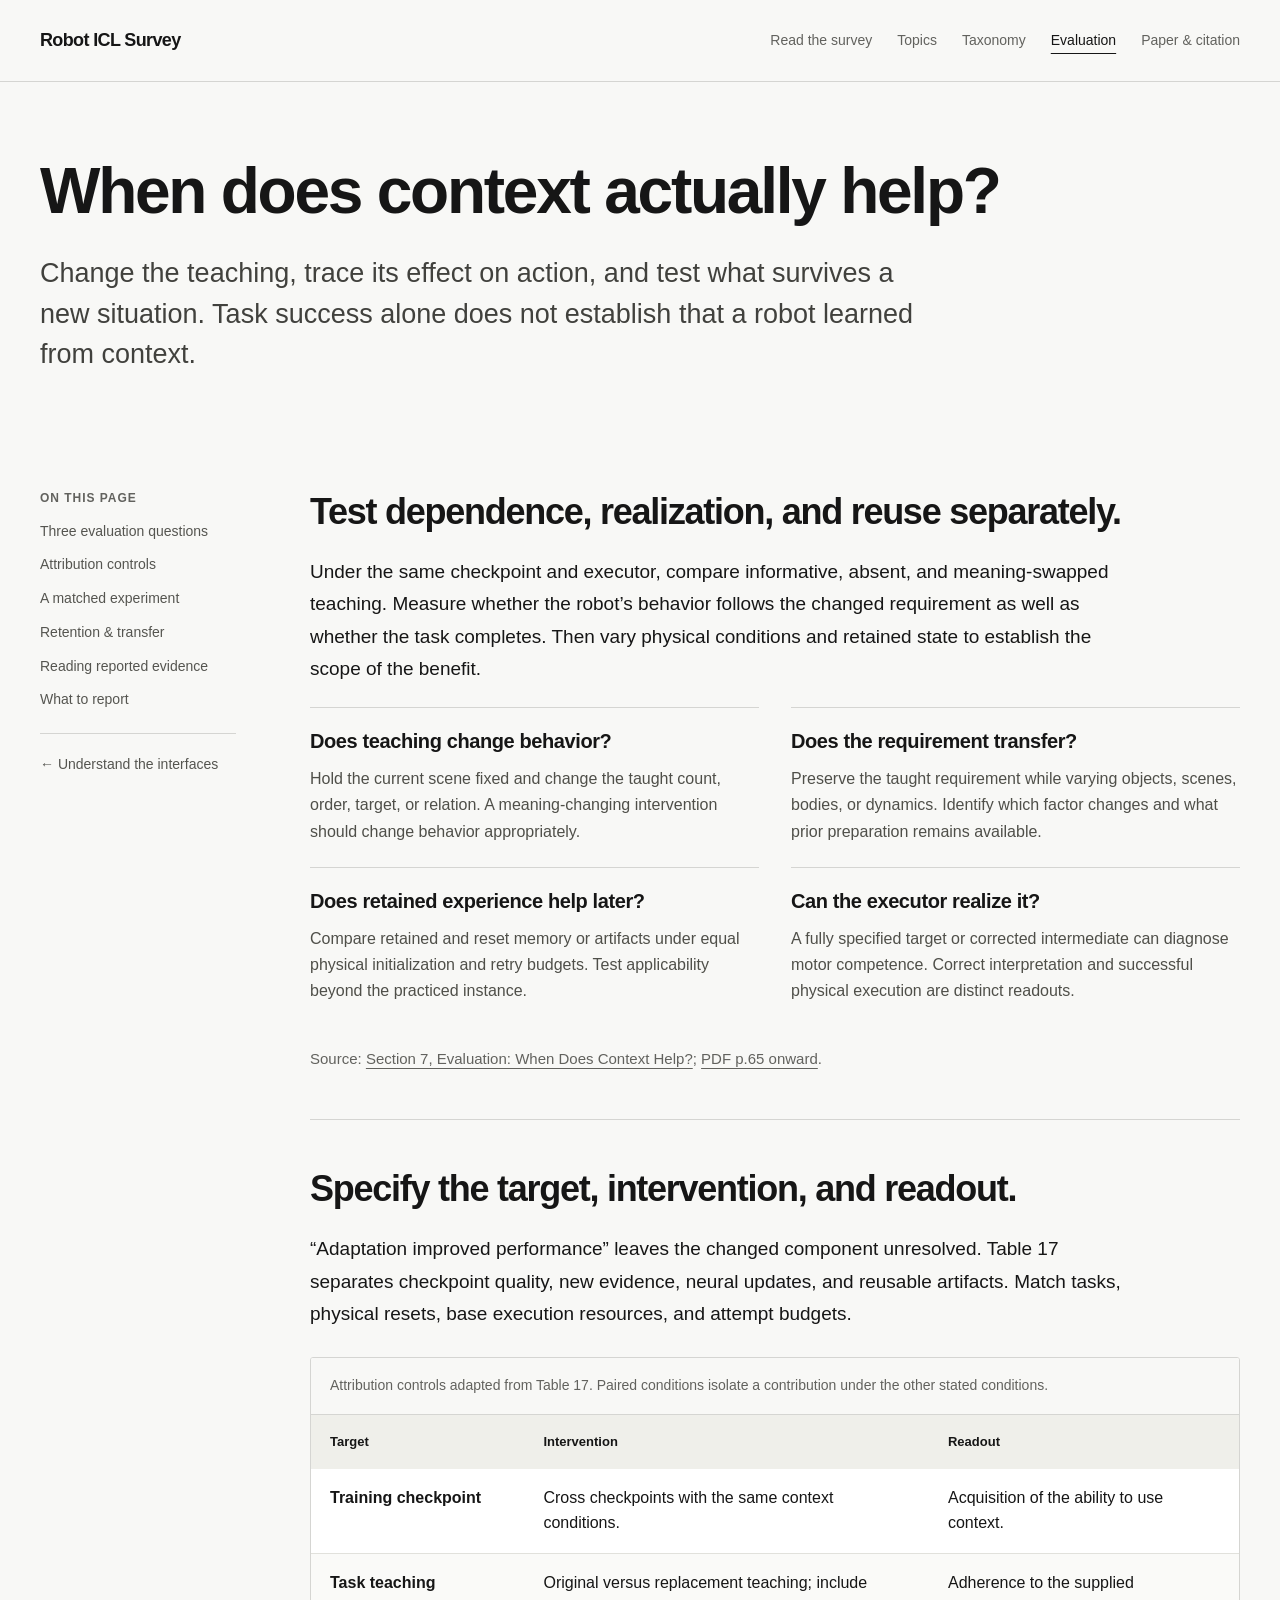
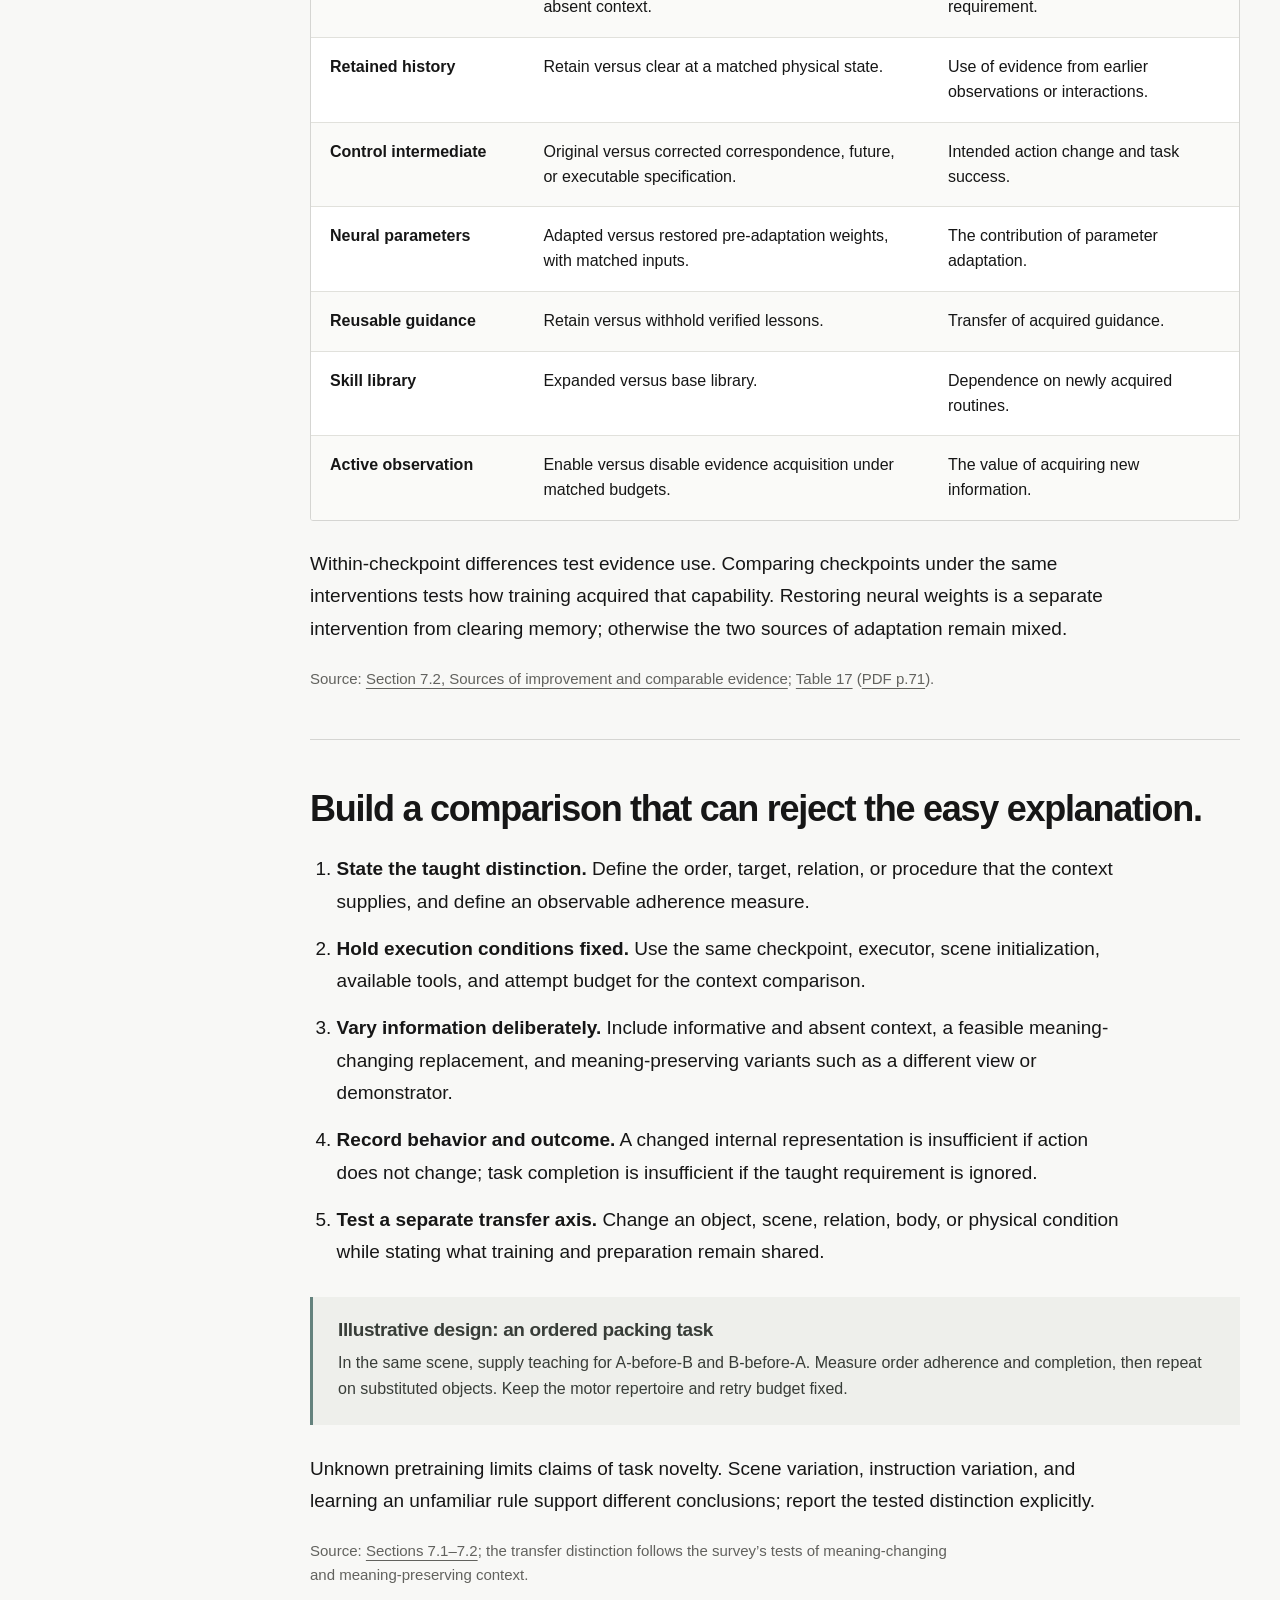
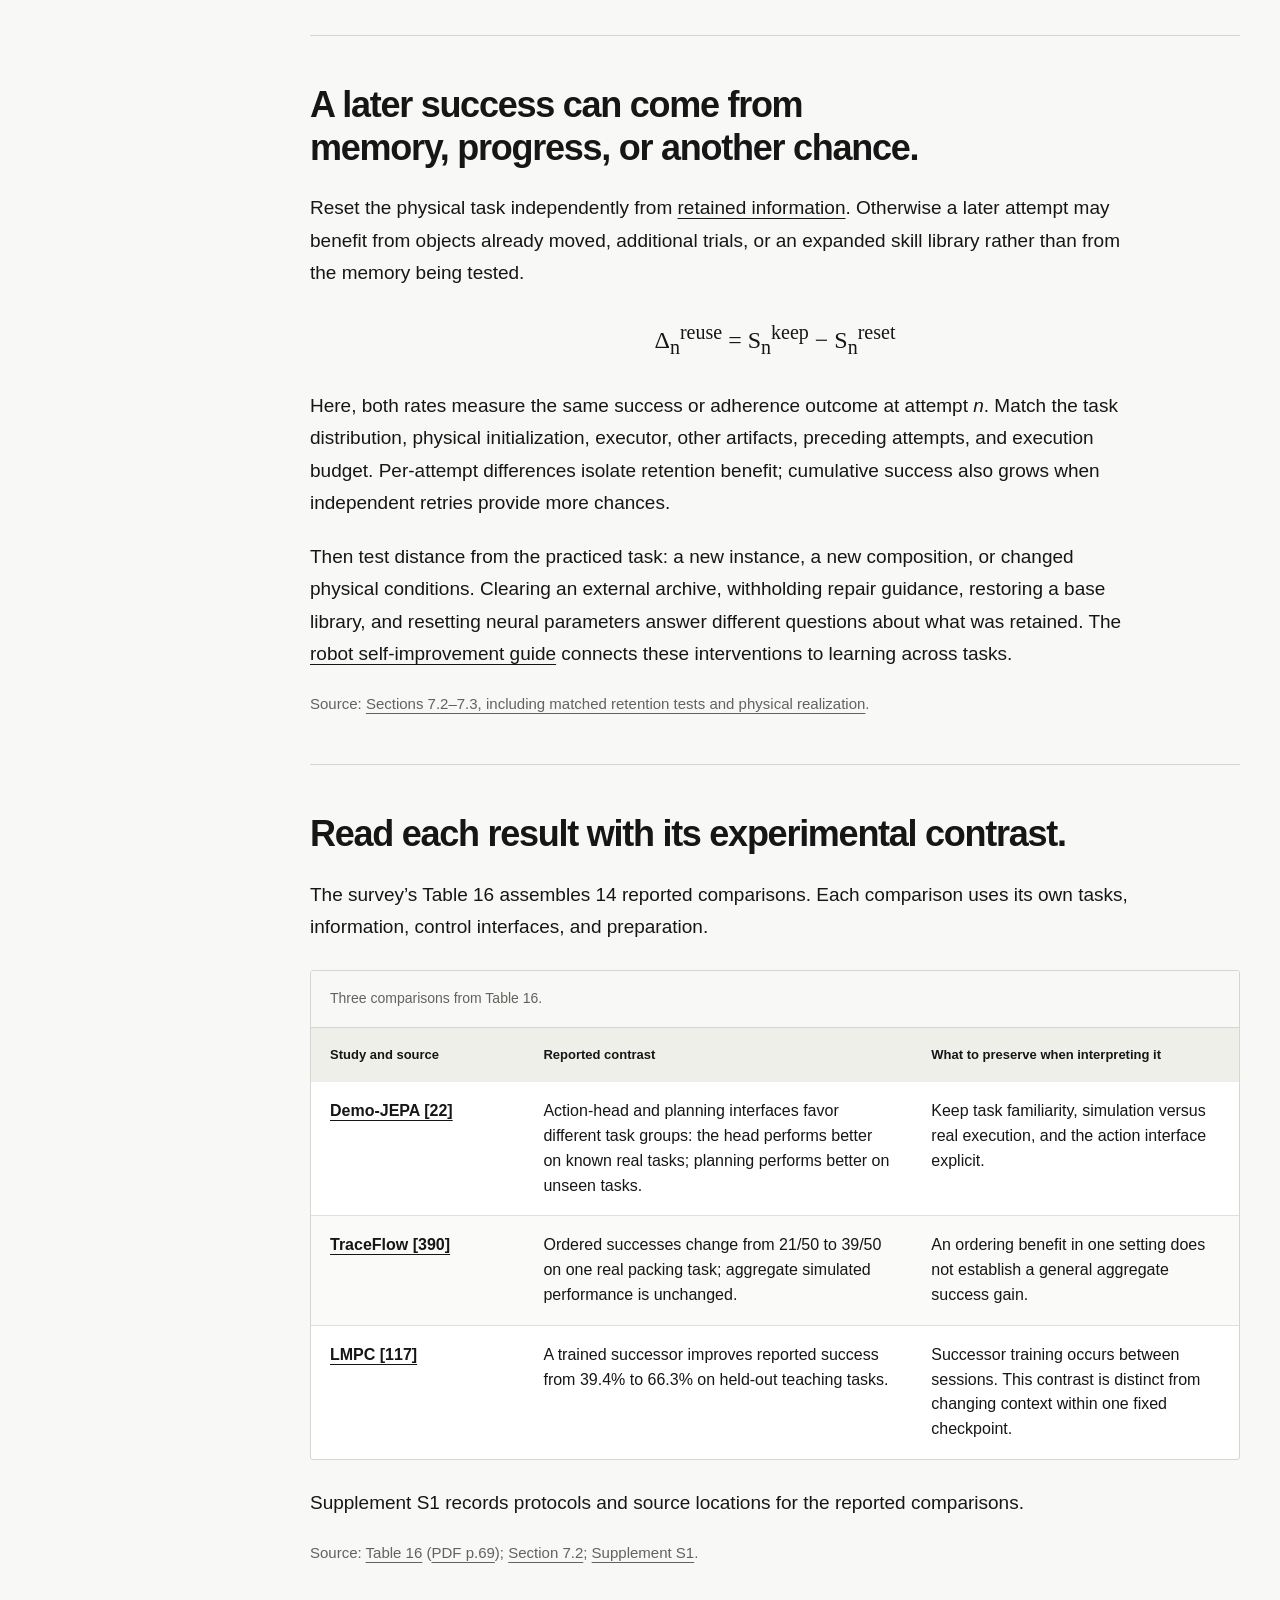
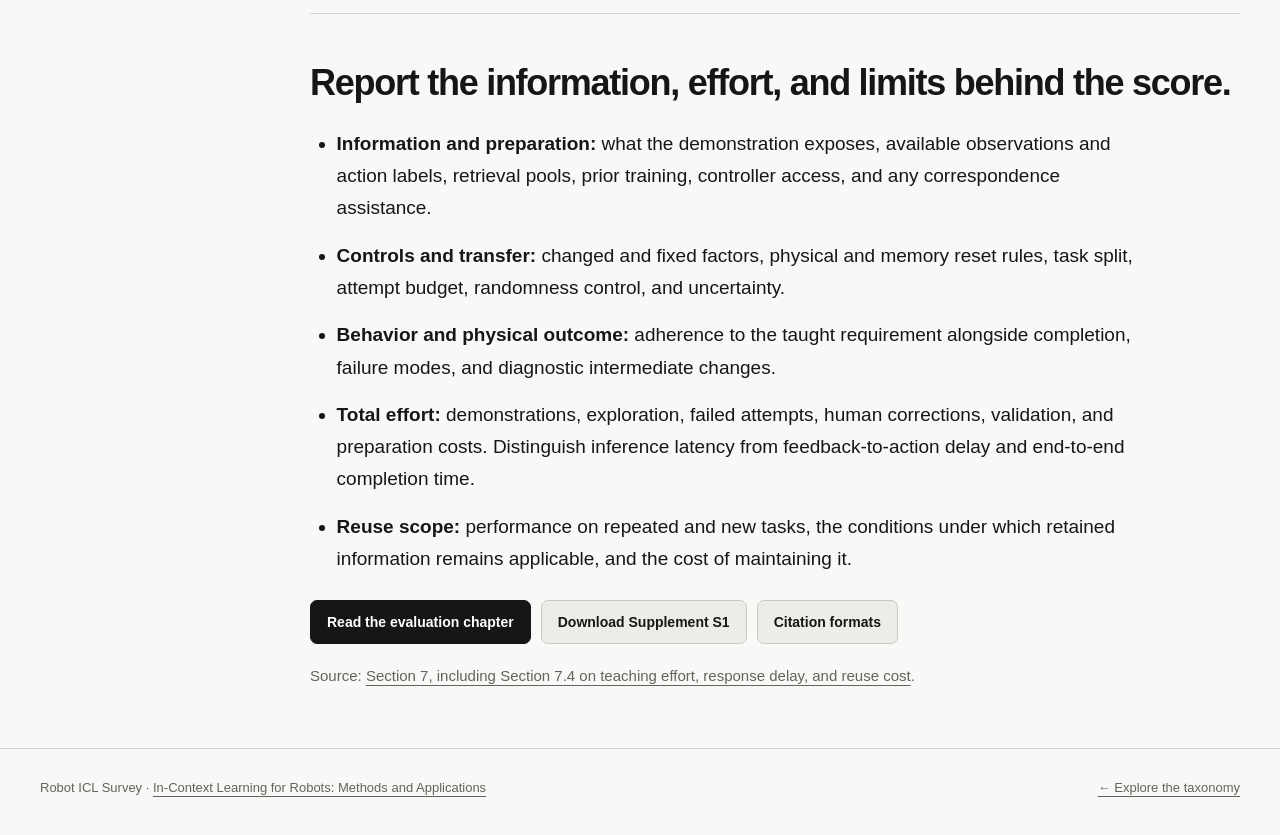
<file: docs/evaluation.html>
<!doctype html>
<html lang="en">
<head>
<meta charset="utf-8"><meta name="viewport" content="width=device-width, initial-scale=1">
<title>Evaluating robot ICL: context use, transfer and retained experience | Robot ICL Survey</title>
<meta name="description" content="Design robot ICL evaluations that distinguish teaching, prior competence, memory, parameter updates and retry benefits. Attribution controls and evidence from the Robot ICL Survey.">
<meta name="robots" content="index, follow, max-image-preview:large">
<link rel="canonical" href="https://jethrojames.github.io/awesome-robots-icl/evaluation.html">
<link rel="stylesheet" href="assets/reader.css"><link rel="sitemap" type="application/xml" href="sitemap.xml">
<meta property="og:type" content="article"><meta property="og:title" content="Evaluating robot ICL: context use, transfer and retained experience"><meta property="og:description" content="Connect a claim about learning to an intervention and a physical readout. Separate supplied context, retained memory, neural updates and retry budgets."><meta property="og:url" content="https://jethrojames.github.io/awesome-robots-icl/evaluation.html">
<script type="application/ld+json">{"@context":"https://schema.org","@type":"WebPage","name":"Evaluating robot ICL: context use, transfer and retained experience","url":"https://jethrojames.github.io/awesome-robots-icl/evaluation.html","dateModified":"2026-10-29","inLanguage":"en","isPartOf":{"@type":"WebSite","name":"Robot ICL Survey","url":"https://jethrojames.github.io/awesome-robots-icl/"},"about":{"@type":"ScholarlyArticle","@id":"https://arxiv.org/abs/2609.36012#article","name":"In-Context Learning for Robots: Methods and Applications","url":"https://arxiv.org/abs/2609.36012"}}</script>
</head>
<body class="reader-page">
<a class="skip-link" href="#main">Skip to content</a>
<header class="reader-header"><div class="reader-shell"><a class="reader-brand" href="index.html">Robot ICL Survey</a><nav class="reader-nav" aria-label="Main navigation"><a href="read.html">Read the survey</a><a href="topics.html">Topics</a><a href="taxonomy.html">Taxonomy</a><a href="evaluation.html" aria-current="page">Evaluation</a><a href="paper.html">Paper &amp; citation</a></nav></div></header>
<main id="main" class="reader-shell">
<div class="reader-hero"><h1>When does context actually help?</h1><p class="reader-lead">Change the teaching, trace its effect on action, and test what survives a new situation. Task success alone does not establish that a robot learned from context.</p></div>
<div class="reader-layout">
<nav class="reader-toc" aria-label="On this page"><h2>On this page</h2><ol><li><a href="#three-questions">Three evaluation questions</a></li><li><a href="#attribution-controls">Attribution controls</a></li><li><a href="#matched-design">A matched experiment</a></li><li><a href="#retention-and-transfer">Retention &amp; transfer</a></li><li><a href="#reported-evidence">Reading reported evidence</a></li><li><a href="#reporting">What to report</a></li></ol><div class="toc-related"><a href="taxonomy.html">← Understand the interfaces</a></div></nav>
<article class="reader-content" aria-label="Robot ICL evaluation guide">
<section class="reader-section" id="three-questions"><h2>Test dependence, realization, and reuse separately.</h2><p>Under the same checkpoint and executor, compare informative, absent, and meaning-swapped teaching. Measure whether the robot’s behavior follows the changed requirement as well as whether the task completes. Then vary physical conditions and retained state to establish the scope of the benefit.</p>
<div class="reading-points"><div class="reading-point"><h3>Does teaching change behavior?</h3><p>Hold the current scene fixed and change the taught count, order, target, or relation. A meaning-changing intervention should change behavior appropriately.</p></div><div class="reading-point"><h3>Does the requirement transfer?</h3><p>Preserve the taught requirement while varying objects, scenes, bodies, or dynamics. Identify which factor changes and what prior preparation remains available.</p></div><div class="reading-point"><h3>Does retained experience help later?</h3><p>Compare retained and reset memory or artifacts under equal physical initialization and retry budgets. Test applicability beyond the practiced instance.</p></div><div class="reading-point"><h3>Can the executor realize it?</h3><p>A fully specified target or corrected intermediate can diagnose motor competence. Correct interpretation and successful physical execution are distinct readouts.</p></div></div>
<p class="source-line">Source: <a href="read.html#sec-evaluation">Section 7, Evaluation: When Does Context Help?</a>; <a href="assets/robot-icl-survey.pdf?v=20261116#page=65">PDF p.65 onward</a>.</p></section>

<section class="reader-section" id="attribution-controls"><h2>Specify the target, intervention, and readout.</h2><p>“Adaptation improved performance” leaves the changed component unresolved. Table 17 separates checkpoint quality, new evidence, neural updates, and reusable artifacts. Match tasks, physical resets, base execution resources, and attempt budgets.</p>
<div class="table-scroll" role="region" aria-label="Attribution controls for robot in-context learning" tabindex="0"><table><caption>Attribution controls adapted from Table 17. Paired conditions isolate a contribution under the other stated conditions.</caption><thead><tr><th scope="col">Target</th><th scope="col">Intervention</th><th scope="col">Readout</th></tr></thead><tbody>
<tr><th scope="row">Training checkpoint</th><td>Cross checkpoints with the same context conditions.</td><td>Acquisition of the ability to use context.</td></tr>
<tr><th scope="row">Task teaching</th><td>Original versus replacement teaching; include absent context.</td><td>Adherence to the supplied requirement.</td></tr>
<tr><th scope="row">Retained history</th><td>Retain versus clear at a matched physical state.</td><td>Use of evidence from earlier observations or interactions.</td></tr>
<tr><th scope="row">Control intermediate</th><td>Original versus corrected correspondence, future, or executable specification.</td><td>Intended action change and task success.</td></tr>
<tr><th scope="row">Neural parameters</th><td>Adapted versus restored pre-adaptation weights, with matched inputs.</td><td>The contribution of parameter adaptation.</td></tr>
<tr><th scope="row">Reusable guidance</th><td>Retain versus withhold verified lessons.</td><td>Transfer of acquired guidance.</td></tr>
<tr><th scope="row">Skill library</th><td>Expanded versus base library.</td><td>Dependence on newly acquired routines.</td></tr>
<tr><th scope="row">Active observation</th><td>Enable versus disable evidence acquisition under matched budgets.</td><td>The value of acquiring new information.</td></tr>
</tbody></table></div>
<p>Within-checkpoint differences test evidence use. Comparing checkpoints under the same interventions tests how training acquired that capability. Restoring neural weights is a separate intervention from clearing memory; otherwise the two sources of adaptation remain mixed.</p>
<p class="source-line">Source: <a href="read.html#sec:agentic-evaluation">Section 7.2, Sources of improvement and comparable evidence</a>; <a href="read.html#tab:adaptation-comparison">Table 17</a> (<a href="assets/robot-icl-survey.pdf?v=20261116#page=71">PDF p.71</a>).</p></section>

<section class="reader-section" id="matched-design"><h2>Build a comparison that can reject the easy explanation.</h2><ol class="compact-list"><li><strong>State the taught distinction.</strong> Define the order, target, relation, or procedure that the context supplies, and define an observable adherence measure.</li><li><strong>Hold execution conditions fixed.</strong> Use the same checkpoint, executor, scene initialization, available tools, and attempt budget for the context comparison.</li><li><strong>Vary information deliberately.</strong> Include informative and absent context, a feasible meaning-changing replacement, and meaning-preserving variants such as a different view or demonstrator.</li><li><strong>Record behavior and outcome.</strong> A changed internal representation is insufficient if action does not change; task completion is insufficient if the taught requirement is ignored.</li><li><strong>Test a separate transfer axis.</strong> Change an object, scene, relation, body, or physical condition while stating what training and preparation remain shared.</li></ol>
<div class="evidence-note"><h3>Illustrative design: an ordered packing task</h3><p>In the same scene, supply teaching for A-before-B and B-before-A. Measure order adherence and completion, then repeat on substituted objects. Keep the motor repertoire and retry budget fixed.</p></div>
<p>Unknown pretraining limits claims of task novelty. Scene variation, instruction variation, and learning an unfamiliar rule support different conclusions; report the tested distinction explicitly.</p>
<p class="source-line">Source: <a href="read.html#sec:context-transfer-evaluation">Sections 7.1–7.2</a>; the transfer distinction follows the survey’s tests of meaning-changing and meaning-preserving context.</p></section>

<section class="reader-section" id="retention-and-transfer"><h2>A later success can come from memory, progress, or another chance.</h2><p>Reset the physical task independently from <a href="robot-memory.html">retained information</a>. Otherwise a later attempt may benefit from objects already moved, additional trials, or an expanded skill library rather than from the memory being tested.</p>
<p class="math-expression" aria-label="Reuse benefit at attempt n equals the rate with memory kept minus the rate with memory reset">Δ<sub>n</sub><sup>reuse</sup> = S<sub>n</sub><sup>keep</sup> − S<sub>n</sub><sup>reset</sup></p>
<p>Here, both rates measure the same success or adherence outcome at attempt <em>n</em>. Match the task distribution, physical initialization, executor, other artifacts, preceding attempts, and execution budget. Per-attempt differences isolate retention benefit; cumulative success also grows when independent retries provide more chances.</p>
<p>Then test distance from the practiced task: a new instance, a new composition, or changed physical conditions. Clearing an external archive, withholding repair guidance, restoring a base library, and resetting neural parameters answer different questions about what was retained. The <a href="robot-self-improvement.html">robot self-improvement guide</a> connects these interventions to learning across tasks.</p>
<p class="source-line">Source: <a href="read.html#sec:agentic-evaluation">Sections 7.2–7.3, including matched retention tests and physical realization</a>.</p></section>

<section class="reader-section" id="reported-evidence"><h2>Read each result with its experimental contrast.</h2><p>The survey’s Table 16 assembles 14 reported comparisons. Each comparison uses its own tasks, information, control interfaces, and preparation.</p>
<div class="table-scroll" role="region" aria-label="Selected reported comparisons and scope" tabindex="0"><table><caption>Three comparisons from Table 16.</caption><thead><tr><th scope="col">Study and source</th><th scope="col">Reported contrast</th><th scope="col">What to preserve when interpreting it</th></tr></thead><tbody>
<tr><th scope="row"><a href="https://arxiv.org/abs/2605.20811">Demo-JEPA [22]</a></th><td>Action-head and planning interfaces favor different task groups: the head performs better on known real tasks; planning performs better on unseen tasks.</td><td>Keep task familiarity, simulation versus real execution, and the action interface explicit.</td></tr>
<tr><th scope="row"><a href="https://arxiv.org/abs/2609.20646">TraceFlow [390]</a></th><td>Ordered successes change from 21/50 to 39/50 on one real packing task; aggregate simulated performance is unchanged.</td><td>An ordering benefit in one setting does not establish a general aggregate success gain.</td></tr>
<tr><th scope="row"><a href="https://arxiv.org/abs/2402.11450">LMPC [117]</a></th><td>A trained successor improves reported success from 39.4% to 66.3% on held-out teaching tasks.</td><td>Successor training occurs between sessions. This contrast is distinct from changing context within one fixed checkpoint.</td></tr>
</tbody></table></div>
<p>Supplement S1 records protocols and source locations for the reported comparisons.</p>
<p class="source-line">Source: <a href="read.html#tab:reported-evidence">Table 16</a> (<a href="assets/robot-icl-survey.pdf?v=20261116#page=69">PDF p.69</a>); <a href="read.html#sec:agentic-evaluation">Section 7.2</a>; <a href="assets/supplement-s1.zip">Supplement S1</a>.</p></section>

<section class="reader-section" id="reporting"><h2>Report the information, effort, and limits behind the score.</h2><ul class="compact-list"><li><strong>Information and preparation:</strong> what the demonstration exposes, available observations and action labels, retrieval pools, prior training, controller access, and any correspondence assistance.</li><li><strong>Controls and transfer:</strong> changed and fixed factors, physical and memory reset rules, task split, attempt budget, randomness control, and uncertainty.</li><li><strong>Behavior and physical outcome:</strong> adherence to the taught requirement alongside completion, failure modes, and diagnostic intermediate changes.</li><li><strong>Total effort:</strong> demonstrations, exploration, failed attempts, human corrections, validation, and preparation costs. Distinguish inference latency from feedback-to-action delay and end-to-end completion time.</li><li><strong>Reuse scope:</strong> performance on repeated and new tasks, the conditions under which retained information remains applicable, and the cost of maintaining it.</li></ul>
<div class="reader-actions"><a class="reader-button primary" href="read.html#sec-evaluation">Read the evaluation chapter</a><a class="reader-button" href="assets/supplement-s1.zip">Download Supplement S1</a><a class="reader-button" href="paper.html#record-citation-title">Citation formats</a></div><p class="source-line">Source: <a href="read.html#sec-evaluation">Section 7, including Section 7.4 on teaching effort, response delay, and reuse cost</a>.</p></section>
</article></div></main>
<footer class="reader-footer"><div class="reader-shell"><p>Robot ICL Survey · <a href="paper.html">In-Context Learning for Robots: Methods and Applications</a></p><a href="taxonomy.html">← Explore the taxonomy</a></div></footer>
</body></html>
</file>
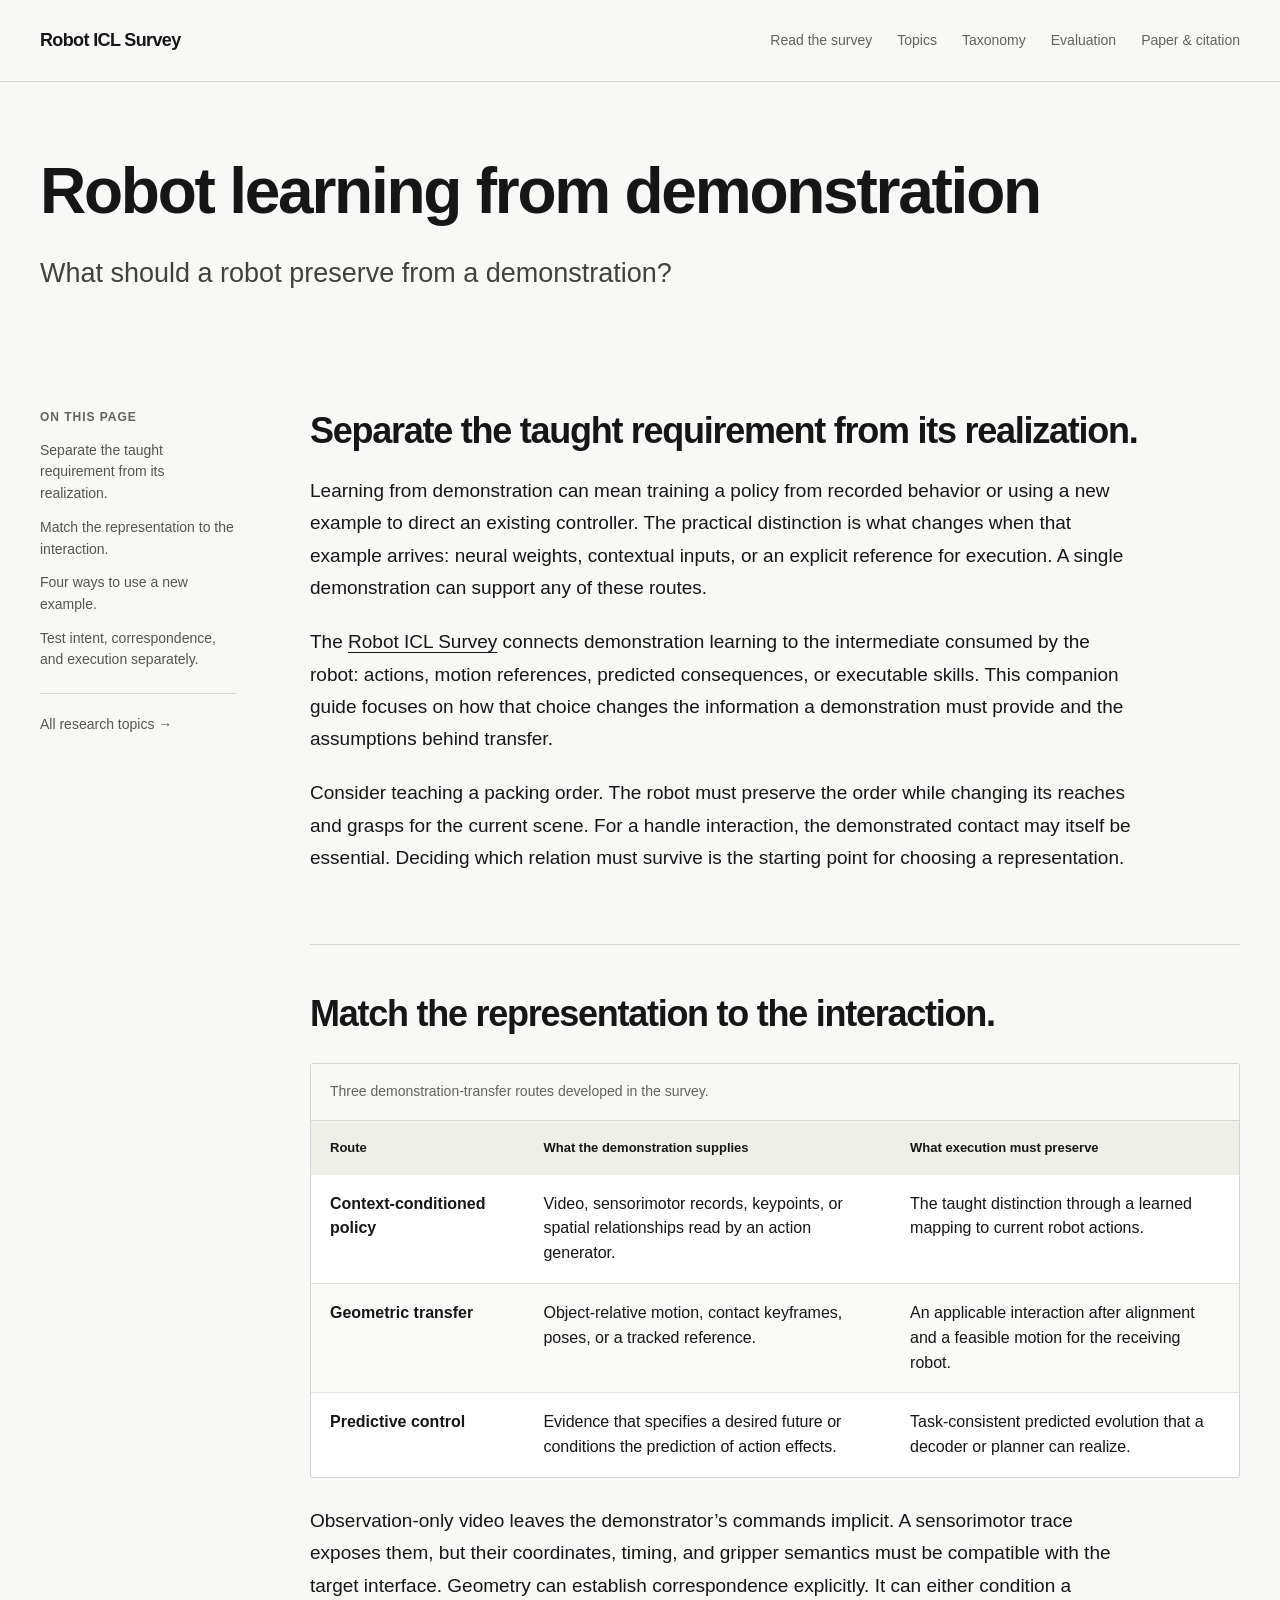
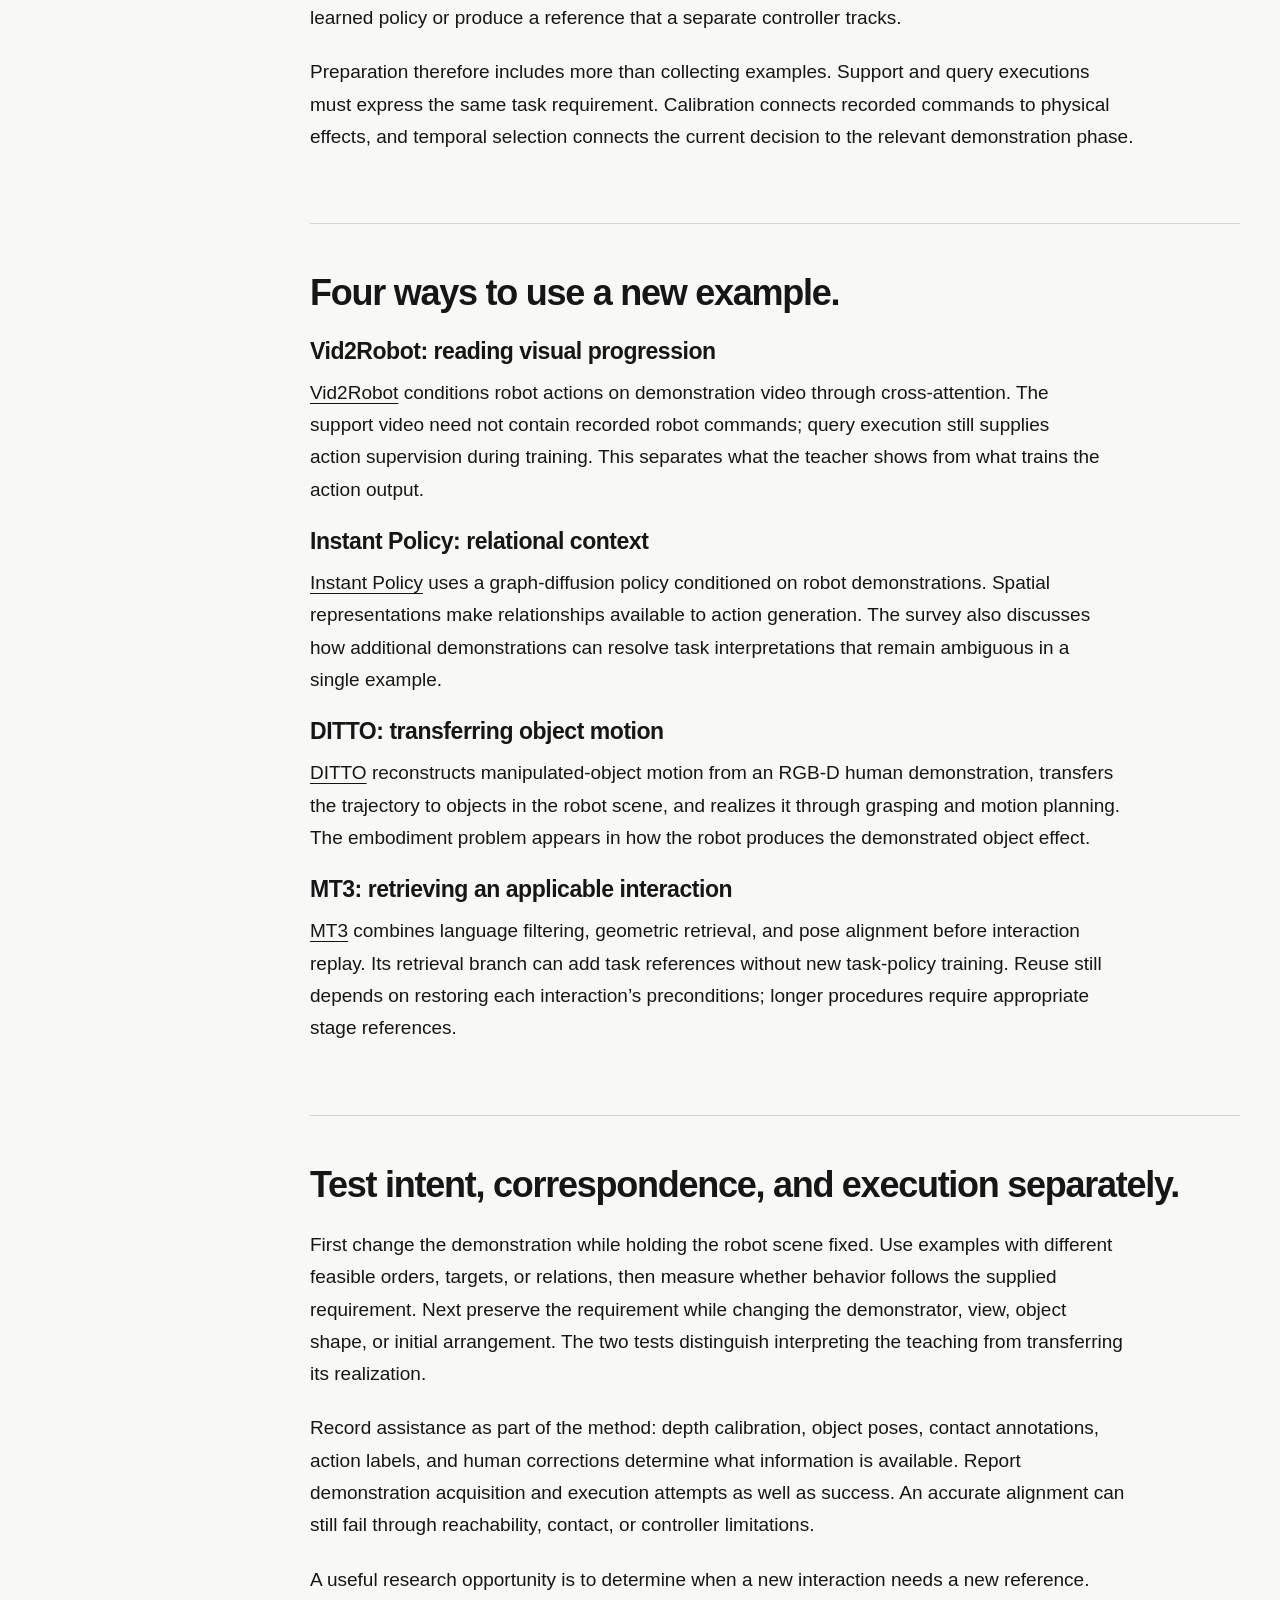
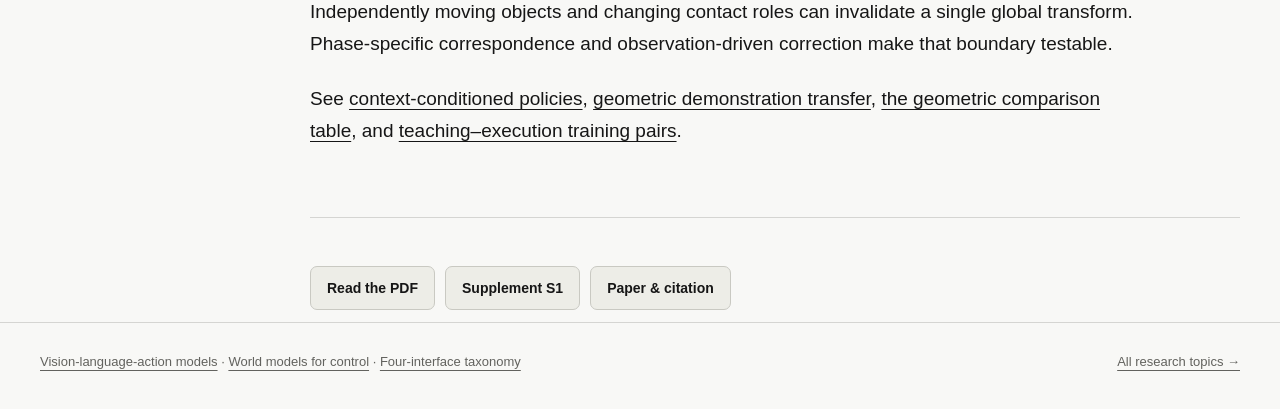
<file: docs/learning-from-demonstration.html>
<!doctype html>
<html lang="en">
<head>
<meta charset="utf-8"><meta name="viewport" content="width=device-width, initial-scale=1">
<title>Robot learning from demonstration | Robot ICL Survey</title>
<meta name="description" content="Compare policy conditioning, geometric transfer and predictive control for robot learning from demonstration, with evidence on teaching interfaces and transfer tests.">
<meta name="robots" content="index, follow, max-image-preview:large">
<link rel="canonical" href="https://jethrojames.github.io/awesome-robots-icl/learning-from-demonstration.html">
<link rel="stylesheet" href="assets/reader.css"><link rel="sitemap" type="application/xml" href="sitemap.xml">
<meta property="og:type" content="article"><meta property="og:title" content="Robot learning from demonstration"><meta property="og:description" content="Compare policy conditioning, geometric transfer and predictive control for robot learning from demonstration, with evidence on teaching interfaces and transfer tests."><meta property="og:url" content="https://jethrojames.github.io/awesome-robots-icl/learning-from-demonstration.html">
<script type="application/ld+json">{"@context":"https://schema.org","@type":"WebPage","name":"Robot learning from demonstration","description":"Compare policy conditioning, geometric transfer and predictive control for robot learning from demonstration, with evidence on teaching interfaces and transfer tests.","url":"https://jethrojames.github.io/awesome-robots-icl/learning-from-demonstration.html","dateModified":"2026-10-29","inLanguage":"en","isPartOf":{"@type":"WebSite","name":"Robot ICL Survey","url":"https://jethrojames.github.io/awesome-robots-icl/"},"about":[{"@type":"ScholarlyArticle","@id":"https://arxiv.org/abs/2609.36012#article","name":"In-Context Learning for Robots: Methods and Applications","url":"https://arxiv.org/abs/2609.36012"},{"@type":"Thing","name":"Robot learning from demonstration"}]}</script>
</head>
<body class="reader-page">
<a class="skip-link" href="#main">Skip to content</a>
<header class="reader-header"><div class="reader-shell"><a class="reader-brand" href="index.html">Robot ICL Survey</a><nav class="reader-nav" aria-label="Main navigation"><a href="read.html">Read the survey</a><a href="topics.html">Topics</a><a href="taxonomy.html">Taxonomy</a><a href="evaluation.html">Evaluation</a><a href="paper.html">Paper &amp; citation</a></nav></div></header>
<main id="main" class="reader-shell">
<div class="reader-hero"><h1>Robot learning from demonstration</h1><p class="reader-lead">What should a robot preserve from a demonstration?</p></div>
<div class="reader-layout">
<nav class="reader-toc" aria-label="On this page"><h2>On this page</h2><ol><li><a href="#what-transfers">Separate the taught requirement from its realization.</a></li><li><a href="#mechanisms">Match the representation to the interaction.</a></li><li><a href="#studies">Four ways to use a new example.</a></li><li><a href="#evaluation">Test intent, correspondence, and execution separately.</a></li></ol><div class="toc-related"><a href="topics.html">All research topics →</a></div></nav>
<article class="reader-content" aria-label="Robot learning from demonstration">
<section class="reader-section" id="what-transfers"><h2>Separate the taught requirement from its realization.</h2>
<p>Learning from demonstration can mean training a policy from recorded behavior or using a new example to direct an existing controller. The practical distinction is what changes when that example arrives: neural weights, contextual inputs, or an explicit reference for execution. A single demonstration can support any of these routes.</p>
<p>The <a href="paper.html">Robot ICL Survey</a> connects demonstration learning to the intermediate consumed by the robot: actions, motion references, predicted consequences, or executable skills. This companion guide focuses on how that choice changes the information a demonstration must provide and the assumptions behind transfer.</p>
<p>Consider teaching a packing order. The robot must preserve the order while changing its reaches and grasps for the current scene. For a handle interaction, the demonstrated contact may itself be essential. Deciding which relation must survive is the starting point for choosing a representation.</p>
</section>
<section class="reader-section" id="mechanisms"><h2>Match the representation to the interaction.</h2>
<div class="table-scroll" role="region" aria-label="Mechanisms for transferring robot demonstrations" tabindex="0"><table><caption>Three demonstration-transfer routes developed in the survey.</caption><thead><tr><th scope="col">Route</th><th scope="col">What the demonstration supplies</th><th scope="col">What execution must preserve</th></tr></thead><tbody>
<tr><th scope="row">Context-conditioned policy</th><td>Video, sensorimotor records, keypoints, or spatial relationships read by an action generator.</td><td>The taught distinction through a learned mapping to current robot actions.</td></tr>
<tr><th scope="row">Geometric transfer</th><td>Object-relative motion, contact keyframes, poses, or a tracked reference.</td><td>An applicable interaction after alignment and a feasible motion for the receiving robot.</td></tr>
<tr><th scope="row">Predictive control</th><td>Evidence that specifies a desired future or conditions the prediction of action effects.</td><td>Task-consistent predicted evolution that a decoder or planner can realize.</td></tr>
</tbody></table></div>
<p>Observation-only video leaves the demonstrator’s commands implicit. A sensorimotor trace exposes them, but their coordinates, timing, and gripper semantics must be compatible with the target interface. Geometry can establish correspondence explicitly. It can either condition a learned policy or produce a reference that a separate controller tracks.</p>
<p>Preparation therefore includes more than collecting examples. Support and query executions must express the same task requirement. Calibration connects recorded commands to physical effects, and temporal selection connects the current decision to the relevant demonstration phase.</p>
</section>
<section class="reader-section" id="studies"><h2>Four ways to use a new example.</h2>
<h3>Vid2Robot: reading visual progression</h3><p><a href="https://arxiv.org/abs/2403.12943">Vid2Robot</a> conditions robot actions on demonstration video through cross-attention. The support video need not contain recorded robot commands; query execution still supplies action supervision during training. This separates what the teacher shows from what trains the action output.</p>
<h3>Instant Policy: relational context</h3><p><a href="https://arxiv.org/abs/2411.12633">Instant Policy</a> uses a graph-diffusion policy conditioned on robot demonstrations. Spatial representations make relationships available to action generation. The survey also discusses how additional demonstrations can resolve task interpretations that remain ambiguous in a single example.</p>
<h3>DITTO: transferring object motion</h3><p><a href="https://ditto.cs.uni-freiburg.de/">DITTO</a> reconstructs manipulated-object motion from an RGB-D human demonstration, transfers the trajectory to objects in the robot scene, and realizes it through grasping and motion planning. The embodiment problem appears in how the robot produces the demonstrated object effect.</p>
<h3>MT3: retrieving an applicable interaction</h3><p><a href="https://arxiv.org/abs/2511.10110">MT3</a> combines language filtering, geometric retrieval, and pose alignment before interaction replay. Its retrieval branch can add task references without new task-policy training. Reuse still depends on restoring each interaction’s preconditions; longer procedures require appropriate stage references.</p>
</section>
<section class="reader-section" id="evaluation"><h2>Test intent, correspondence, and execution separately.</h2>
<p>First change the demonstration while holding the robot scene fixed. Use examples with different feasible orders, targets, or relations, then measure whether behavior follows the supplied requirement. Next preserve the requirement while changing the demonstrator, view, object shape, or initial arrangement. The two tests distinguish interpreting the teaching from transferring its realization.</p>
<p>Record assistance as part of the method: depth calibration, object poses, contact annotations, action labels, and human corrections determine what information is available. Report demonstration acquisition and execution attempts as well as success. An accurate alignment can still fail through reachability, contact, or controller limitations.</p>
<p>A useful research opportunity is to determine when a new interaction needs a new reference. Independently moving objects and changing contact roles can invalidate a single global transform. Phase-specific correspondence and observation-driven correction make that boundary testable.</p>
<p>See <a href="read.html#sec:direct-methods">context-conditioned policies</a>, <a href="read.html#sec:geometric-methods">geometric demonstration transfer</a>, <a href="read.html#tab:geometric-transfer">the geometric comparison table</a>, and <a href="read.html#sec:context-training">teaching–execution training pairs</a>.</p>
</section>
<div class="reader-actions"><a class="reader-button" href="assets/robot-icl-survey.pdf?v=20261116">Read the PDF</a><a class="reader-button" href="assets/supplement-s1.zip">Supplement S1</a><a class="reader-button" href="paper.html#record-citation-title">Paper &amp; citation</a></div>
</article></div></main>
<footer class="reader-footer"><div class="reader-shell"><p><a href="vision-language-action-models.html">Vision-language-action models</a> · <a href="robot-world-models.html">World models for control</a> · <a href="taxonomy.html">Four-interface taxonomy</a></p><a href="topics.html">All research topics →</a></div></footer>
</body></html>
</file>
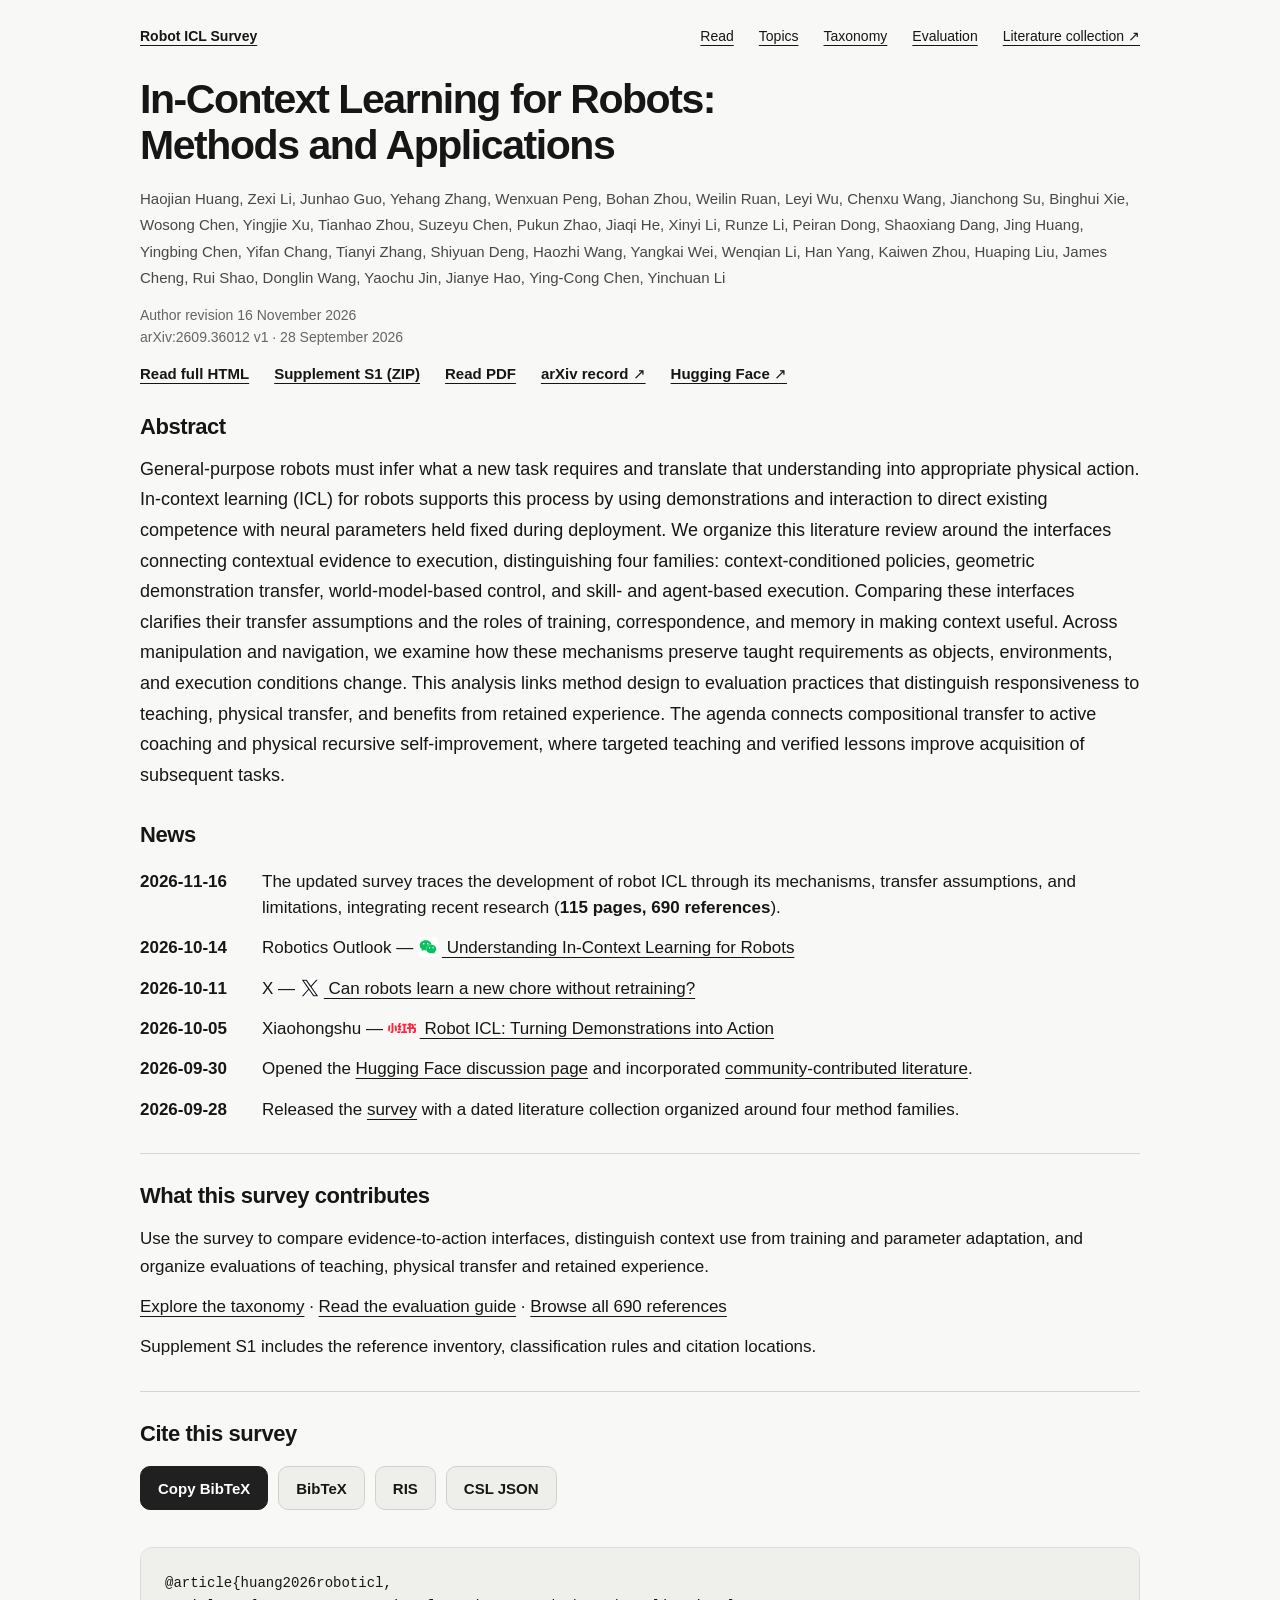
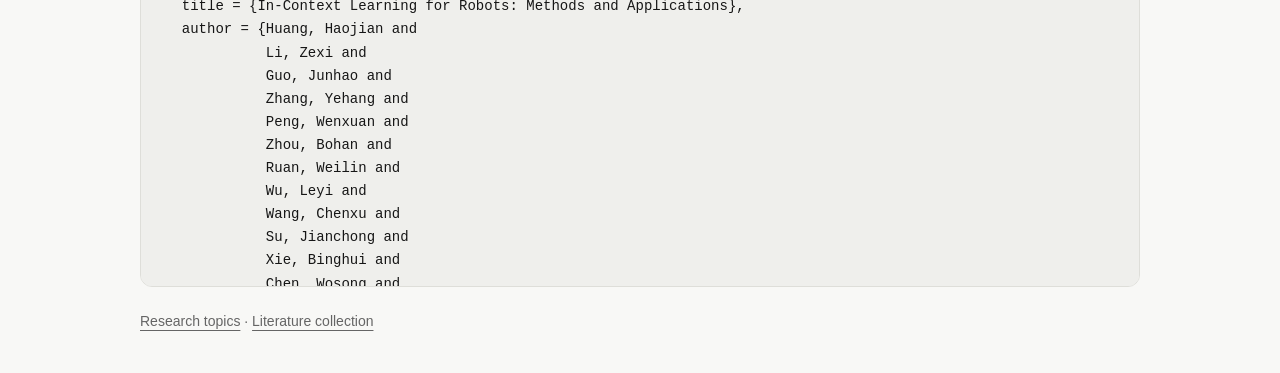
<file: docs/paper.html>
<!doctype html>
<html lang="en"><head><meta charset="utf-8"><meta name="viewport" content="width=device-width, initial-scale=1">
<title>In-Context Learning for Robots: Methods and Applications — abstract and citation</title>
<meta name="description" content="A survey of in-context learning for robots: four method families, demonstration and history-based adaptation, manipulation, navigation, and evaluation.">
<meta name="robots" content="index, follow, max-image-preview:large">
<link rel="canonical" href="https://jethrojames.github.io/awesome-robots-icl/paper.html">
<meta name="citation_title" content="In-Context Learning for Robots: Methods and Applications">
<meta name="citation_author" content="Huang, Haojian">
<meta name="citation_author" content="Li, Zexi">
<meta name="citation_author" content="Guo, Junhao">
<meta name="citation_author" content="Zhang, Yehang">
<meta name="citation_author" content="Peng, Wenxuan">
<meta name="citation_author" content="Zhou, Bohan">
<meta name="citation_author" content="Ruan, Weilin">
<meta name="citation_author" content="Wu, Leyi">
<meta name="citation_author" content="Wang, Chenxu">
<meta name="citation_author" content="Su, Jianchong">
<meta name="citation_author" content="Xie, Binghui">
<meta name="citation_author" content="Chen, Wosong">
<meta name="citation_author" content="Xu, Yingjie">
<meta name="citation_author" content="Zhou, Tianhao">
<meta name="citation_author" content="Chen, Suzeyu">
<meta name="citation_author" content="Zhao, Pukun">
<meta name="citation_author" content="He, Jiaqi">
<meta name="citation_author" content="Li, Xinyi">
<meta name="citation_author" content="Li, Runze">
<meta name="citation_author" content="Dong, Peiran">
<meta name="citation_author" content="Dang, Shaoxiang">
<meta name="citation_author" content="Huang, Jing">
<meta name="citation_author" content="Chen, Yingbing">
<meta name="citation_author" content="Chang, Yifan">
<meta name="citation_author" content="Zhang, Tianyi">
<meta name="citation_author" content="Deng, Shiyuan">
<meta name="citation_author" content="Wang, Haozhi">
<meta name="citation_author" content="Wei, Yangkai">
<meta name="citation_author" content="Li, Wenqian">
<meta name="citation_author" content="Yang, Han">
<meta name="citation_author" content="Zhou, Kaiwen">
<meta name="citation_author" content="Liu, Huaping">
<meta name="citation_author" content="Cheng, James">
<meta name="citation_author" content="Shao, Rui">
<meta name="citation_author" content="Wang, Donglin">
<meta name="citation_author" content="Jin, Yaochu">
<meta name="citation_author" content="Hao, Jianye">
<meta name="citation_author" content="Chen, Ying-Cong">
<meta name="citation_author" content="Li, Yinchuan">
<meta name="citation_publication_date" content="2026/09/28">
<meta name="citation_date" content="2026/09/28">
<meta name="citation_arxiv_id" content="2609.36012">
<meta name="citation_pdf_url" content="https://jethrojames.github.io/awesome-robots-icl/assets/robot-icl-survey.pdf">
<meta name="citation_language" content="en">
<meta name="citation_abstract" content="General-purpose robots must infer what a new task requires and translate that understanding into appropriate physical action. In-context learning (ICL) for robots supports this process by using demonstrations and interaction to direct existing competence with neural parameters held fixed during deployment. We organize this literature review around the interfaces connecting contextual evidence to execution, distinguishing four families: context-conditioned policies, geometric demonstration transfer, world-model-based control, and skill- and agent-based execution. Comparing these interfaces clarifies their transfer assumptions and the roles of training, correspondence, and memory in making context useful. Across manipulation and navigation, we examine how these mechanisms preserve taught requirements as objects, environments, and execution conditions change. This analysis links method design to evaluation practices that distinguish responsiveness to teaching, physical transfer, and benefits from retained experience. The agenda connects compositional transfer to active coaching and physical recursive self-improvement, where targeted teaching and verified lessons improve acquisition of subsequent tasks.">
<meta property="og:type" content="article">
<meta property="og:title" content="In-Context Learning for Robots: Methods and Applications">
<meta property="og:description" content="A survey of in-context learning for robots: four method families, demonstration and history-based adaptation, manipulation, navigation, and evaluation.">
<meta property="og:url" content="https://jethrojames.github.io/awesome-robots-icl/paper.html">
<meta property="og:site_name" content="Robot ICL Survey">
<meta property="og:image" content="https://jethrojames.github.io/awesome-robots-icl/assets/survey-overview.png">
<meta property="og:image:width" content="2100">
<meta property="og:image:height" content="1215">
<meta property="og:image:alt" content="Robot learning horizons: prior competence, in-context task learning, physical recursive self-improvement, and collective knowledge evolution">
<meta property="article:published_time" content="2026-09-28T18:00:34Z">
<meta name="twitter:card" content="summary_large_image">
<meta name="twitter:title" content="In-Context Learning for Robots: Methods and Applications">
<meta name="twitter:description" content="A survey of in-context learning for robots: four method families, demonstration and history-based adaptation, manipulation, navigation, and evaluation.">
<meta name="twitter:image" content="https://jethrojames.github.io/awesome-robots-icl/assets/survey-overview.png">
<link rel="alternate" type="application/pdf" title="Full survey PDF" href="https://jethrojames.github.io/awesome-robots-icl/assets/robot-icl-survey.pdf">
<link rel="alternate" type="application/x-bibtex" title="BibTeX citation" href="citation.bib">
<link rel="alternate" type="application/vnd.citationstyles.csl+json" title="CSL citation" href="citation.json">
<link rel="sitemap" type="application/xml" href="sitemap.xml">
<script type="application/ld+json">{
  "@context": "https://schema.org",
  "@graph": [
    {
      "@type": "WebSite",
      "@id": "https://jethrojames.github.io/awesome-robots-icl/#website",
      "name": "Robot ICL Survey",
      "url": "https://jethrojames.github.io/awesome-robots-icl/",
      "inLanguage": "en"
    },
    {
      "@type": "WebPage",
      "@id": "https://jethrojames.github.io/awesome-robots-icl/paper.html#webpage",
      "url": "https://jethrojames.github.io/awesome-robots-icl/paper.html",
      "name": "In-Context Learning for Robots: Methods and Applications",
      "description": "A survey of in-context learning for robots: four method families, demonstration and history-based adaptation, manipulation, navigation, and evaluation.",
      "inLanguage": "en",
      "isPartOf": {
        "@id": "https://jethrojames.github.io/awesome-robots-icl/#website"
      },
      "mainEntity": {
        "@id": "https://arxiv.org/abs/2609.36012#article"
      }
    },
    {
      "@type": "ScholarlyArticle",
      "@id": "https://arxiv.org/abs/2609.36012#article",
      "name": "In-Context Learning for Robots: Methods and Applications",
      "headline": "In-Context Learning for Robots: Methods and Applications",
      "abstract": "General-purpose robots must infer what a new task requires and translate that understanding into appropriate physical action. In-context learning (ICL) for robots supports this process by using demonstrations and interaction to direct existing competence with neural parameters held fixed during deployment. We organize this literature review around the interfaces connecting contextual evidence to execution, distinguishing four families: context-conditioned policies, geometric demonstration transfer, world-model-based control, and skill- and agent-based execution. Comparing these interfaces clarifies their transfer assumptions and the roles of training, correspondence, and memory in making context useful. Across manipulation and navigation, we examine how these mechanisms preserve taught requirements as objects, environments, and execution conditions change. This analysis links method design to evaluation practices that distinguish responsiveness to teaching, physical transfer, and benefits from retained experience. The agenda connects compositional transfer to active coaching and physical recursive self-improvement, where targeted teaching and verified lessons improve acquisition of subsequent tasks.",
      "genre": "Literature review",
      "creativeWorkStatus": "Preprint",
      "datePublished": "2026-09-28",
      "dateModified": "2026-11-16",
      "version": "Author revision 2026-11-16",
      "numberOfPages": 115,
      "inLanguage": "en",
      "isAccessibleForFree": true,
      "identifier": {
        "@type": "PropertyValue",
        "propertyID": "arXiv",
        "value": "2609.36012"
      },
      "author": [
        {
          "@type": "Person",
          "name": "Haojian Huang",
          "givenName": "Haojian",
          "familyName": "Huang"
        },
        {
          "@type": "Person",
          "name": "Zexi Li",
          "givenName": "Zexi",
          "familyName": "Li"
        },
        {
          "@type": "Person",
          "name": "Junhao Guo",
          "givenName": "Junhao",
          "familyName": "Guo"
        },
        {
          "@type": "Person",
          "name": "Yehang Zhang",
          "givenName": "Yehang",
          "familyName": "Zhang"
        },
        {
          "@type": "Person",
          "name": "Wenxuan Peng",
          "givenName": "Wenxuan",
          "familyName": "Peng"
        },
        {
          "@type": "Person",
          "name": "Bohan Zhou",
          "givenName": "Bohan",
          "familyName": "Zhou"
        },
        {
          "@type": "Person",
          "name": "Weilin Ruan",
          "givenName": "Weilin",
          "familyName": "Ruan"
        },
        {
          "@type": "Person",
          "name": "Leyi Wu",
          "givenName": "Leyi",
          "familyName": "Wu"
        },
        {
          "@type": "Person",
          "name": "Chenxu Wang",
          "givenName": "Chenxu",
          "familyName": "Wang"
        },
        {
          "@type": "Person",
          "name": "Jianchong Su",
          "givenName": "Jianchong",
          "familyName": "Su"
        },
        {
          "@type": "Person",
          "name": "Binghui Xie",
          "givenName": "Binghui",
          "familyName": "Xie"
        },
        {
          "@type": "Person",
          "name": "Wosong Chen",
          "givenName": "Wosong",
          "familyName": "Chen"
        },
        {
          "@type": "Person",
          "name": "Yingjie Xu",
          "givenName": "Yingjie",
          "familyName": "Xu"
        },
        {
          "@type": "Person",
          "name": "Tianhao Zhou",
          "givenName": "Tianhao",
          "familyName": "Zhou"
        },
        {
          "@type": "Person",
          "name": "Suzeyu Chen",
          "givenName": "Suzeyu",
          "familyName": "Chen"
        },
        {
          "@type": "Person",
          "name": "Pukun Zhao",
          "givenName": "Pukun",
          "familyName": "Zhao"
        },
        {
          "@type": "Person",
          "name": "Jiaqi He",
          "givenName": "Jiaqi",
          "familyName": "He"
        },
        {
          "@type": "Person",
          "name": "Xinyi Li",
          "givenName": "Xinyi",
          "familyName": "Li"
        },
        {
          "@type": "Person",
          "name": "Runze Li",
          "givenName": "Runze",
          "familyName": "Li"
        },
        {
          "@type": "Person",
          "name": "Peiran Dong",
          "givenName": "Peiran",
          "familyName": "Dong"
        },
        {
          "@type": "Person",
          "name": "Shaoxiang Dang",
          "givenName": "Shaoxiang",
          "familyName": "Dang"
        },
        {
          "@type": "Person",
          "name": "Jing Huang",
          "givenName": "Jing",
          "familyName": "Huang"
        },
        {
          "@type": "Person",
          "name": "Yingbing Chen",
          "givenName": "Yingbing",
          "familyName": "Chen"
        },
        {
          "@type": "Person",
          "name": "Yifan Chang",
          "givenName": "Yifan",
          "familyName": "Chang"
        },
        {
          "@type": "Person",
          "name": "Tianyi Zhang",
          "givenName": "Tianyi",
          "familyName": "Zhang"
        },
        {
          "@type": "Person",
          "name": "Shiyuan Deng",
          "givenName": "Shiyuan",
          "familyName": "Deng"
        },
        {
          "@type": "Person",
          "name": "Haozhi Wang",
          "givenName": "Haozhi",
          "familyName": "Wang"
        },
        {
          "@type": "Person",
          "name": "Yangkai Wei",
          "givenName": "Yangkai",
          "familyName": "Wei"
        },
        {
          "@type": "Person",
          "name": "Wenqian Li",
          "givenName": "Wenqian",
          "familyName": "Li"
        },
        {
          "@type": "Person",
          "name": "Han Yang",
          "givenName": "Han",
          "familyName": "Yang"
        },
        {
          "@type": "Person",
          "name": "Kaiwen Zhou",
          "givenName": "Kaiwen",
          "familyName": "Zhou"
        },
        {
          "@type": "Person",
          "name": "Huaping Liu",
          "givenName": "Huaping",
          "familyName": "Liu"
        },
        {
          "@type": "Person",
          "name": "James Cheng",
          "givenName": "James",
          "familyName": "Cheng"
        },
        {
          "@type": "Person",
          "name": "Rui Shao",
          "givenName": "Rui",
          "familyName": "Shao"
        },
        {
          "@type": "Person",
          "name": "Donglin Wang",
          "givenName": "Donglin",
          "familyName": "Wang"
        },
        {
          "@type": "Person",
          "name": "Yaochu Jin",
          "givenName": "Yaochu",
          "familyName": "Jin"
        },
        {
          "@type": "Person",
          "name": "Jianye Hao",
          "givenName": "Jianye",
          "familyName": "Hao"
        },
        {
          "@type": "Person",
          "name": "Ying-Cong Chen",
          "givenName": "Ying-Cong",
          "familyName": "Chen"
        },
        {
          "@type": "Person",
          "name": "Yinchuan Li",
          "givenName": "Yinchuan",
          "familyName": "Li"
        }
      ],
      "keywords": [
        "robotics",
        "in-context learning",
        "robot learning",
        "survey",
        "one-shot imitation learning",
        "demonstration-conditioned policies",
        "world-model-based control",
        "embodied memory"
      ],
      "url": "https://arxiv.org/abs/2609.36012",
      "sameAs": [
        "https://huggingface.co/papers/2609.36012"
      ],
      "encoding": {
        "@type": "MediaObject",
        "encodingFormat": "application/pdf",
        "contentUrl": "https://jethrojames.github.io/awesome-robots-icl/assets/robot-icl-survey.pdf"
      }
    }
  ]
}</script>
<link rel="stylesheet" href="assets/discovery.css?v=news-media-20261031">
</head><body class="paper-record"><main class="paper-record-main">
<nav class="record-nav" aria-label="Paper navigation"><a href="index.html">Robot ICL Survey</a><a href="read.html">Read</a><a href="topics.html">Topics</a><a href="taxonomy.html">Taxonomy</a><a href="evaluation.html">Evaluation</a><a href="https://github.com/JethroJames/awesome-robots-icl">Literature collection ↗</a></nav>

<h1>In-Context Learning for Robots: Methods and Applications</h1>
<p class="record-authors">Haojian Huang, Zexi Li, Junhao Guo, Yehang Zhang, Wenxuan Peng, Bohan Zhou, Weilin Ruan, Leyi Wu, Chenxu Wang, Jianchong Su, Binghui Xie, Wosong Chen, Yingjie Xu, Tianhao Zhou, Suzeyu Chen, Pukun Zhao, Jiaqi He, Xinyi Li, Runze Li, Peiran Dong, Shaoxiang Dang, Jing Huang, Yingbing Chen, Yifan Chang, Tianyi Zhang, Shiyuan Deng, Haozhi Wang, Yangkai Wei, Wenqian Li, Han Yang, Kaiwen Zhou, Huaping Liu, James Cheng, Rui Shao, Donglin Wang, Yaochu Jin, Jianye Hao, <span class="prose-tail">Ying-Cong Chen, Yinchuan Li</span></p>
<p class="record-date">Author revision <time datetime="2026-11-16">16 November 2026</time><br>arXiv:2609.36012 v1 · <time datetime="2026-09-28">28 September 2026</time></p>
<div class="record-resources" id="record-resources"><a href="read.html">Read full HTML</a><a href="assets/supplement-s1.zip" download>Supplement S1 (ZIP)</a><a href="assets/robot-icl-survey.pdf?v=20261116">Read PDF</a><a href="https://arxiv.org/abs/2609.36012">arXiv record ↗</a><a href="https://huggingface.co/papers/2609.36012">Hugging Face ↗</a></div>
<section aria-labelledby="record-abstract"><h2 id="record-abstract">Abstract</h2><p class="record-abstract-text">General-purpose robots must infer what a new task requires and translate that understanding into appropriate physical action. In-context learning (ICL) for robots supports this process by using demonstrations and interaction to direct existing competence with neural parameters held fixed during deployment. We organize this literature review around the interfaces connecting contextual evidence to execution, distinguishing four families: context-conditioned policies, geometric demonstration transfer, world-model-based control, and skill- and agent-based execution. Comparing these interfaces clarifies their transfer assumptions and the roles of training, correspondence, and memory in making context useful. Across manipulation and navigation, we examine how these mechanisms preserve taught requirements as objects, environments, and execution conditions change. This analysis links method design to evaluation practices that distinguish responsiveness to teaching, physical transfer, and benefits from retained experience. The agenda connects compositional transfer to active coaching and physical recursive self-improvement, where targeted teaching and verified lessons improve acquisition of subsequent tasks.</p></section>
<section class="record-news-section" aria-labelledby="record-revision"><h2 id="record-revision">News</h2>
<ul class="record-news">
<li><time datetime="2026-11-16">2026-11-16</time><span>The updated survey traces the development of robot ICL through its mechanisms, transfer assumptions, and limitations, integrating recent research (<strong>115 pages, 690 references</strong>).</span></li>
<li><time datetime="2026-10-14">2026-10-14</time><span>Robotics Outlook — <a class="news-media-link" href="https://zhidx.com/p/600798.html"><img class="news-platform-icon" src="assets/platforms/wechat.svg" width="20" height="20" alt="WeChat"> Understanding In-Context Learning for Robots</a></span></li>
<li><time datetime="2026-10-11">2026-10-11</time><span>X — <a class="news-media-link" href="https://x.com/Jethro_H37/status/2109247427102531920"><img class="news-platform-icon" src="assets/platforms/x.svg" width="20" height="20" alt="X"> Can robots learn a new chore without retraining?</a></span></li>
<li><time datetime="2026-10-05">2026-10-05</time><span>Xiaohongshu — <a class="news-media-link" href="https://www.xiaohongshu.com/explore/6ac357750000000002013351?xsec_token=ABiMKwxP-Lzf9MjSx9KvLeONTkrMdbtBaoT8nLuRFPZhg=&amp;xsec_source=pc_search&amp;source=web_explore_feed"><img class="news-platform-icon news-platform-icon--xiaohongshu" src="assets/platforms/xiaohongshu.svg" width="28" height="20" alt="Xiaohongshu"> Robot ICL: Turning Demonstrations into Action</a></span></li>
<li><time datetime="2026-09-30">2026-09-30</time><span>Opened the <a href="https://huggingface.co/papers/2609.36012">Hugging Face discussion page</a> and incorporated <a href="https://github.com/JethroJames/awesome-robots-icl/pull/1">community-contributed literature</a>.</span></li>
<li><time datetime="2026-09-28">2026-09-28</time><span>Released the <a href="https://arxiv.org/abs/2609.36012">survey</a> with a dated literature collection organized around four method families.</span></li>
</ul></section>
<section class="record-contributions" aria-labelledby="record-contributions-title"><h2 id="record-contributions-title">What this survey contributes</h2><p>Use the survey to compare evidence-to-action interfaces, distinguish context use from training and parameter adaptation, and organize evaluations of teaching, physical transfer and retained experience.</p><p><a href="taxonomy.html">Explore the taxonomy</a> · <a href="evaluation.html">Read the evaluation guide</a> · <a href="read.html#sec-references">Browse all 690 references</a></p><p>Supplement S1 includes the reference inventory, classification rules and citation locations.</p></section>
<section class="record-citation" aria-labelledby="record-citation-title"><h2 id="record-citation-title">Cite this survey</h2><div class="citation-actions"><button class="citation-button" type="button" id="copy-citation">Copy BibTeX</button><a class="citation-button" href="citation.bib" download>BibTeX</a><a class="citation-button" href="citation.ris" download>RIS</a><a class="citation-button" href="citation.json" download>CSL JSON</a></div><p class="copy-status" id="copy-status" role="status" aria-live="polite"></p><pre class="bibtex"><code id="bibtex">@article{huang2026roboticl,
  title = {In-Context Learning for Robots: Methods and Applications},
  author = {Huang, Haojian and
            Li, Zexi and
            Guo, Junhao and
            Zhang, Yehang and
            Peng, Wenxuan and
            Zhou, Bohan and
            Ruan, Weilin and
            Wu, Leyi and
            Wang, Chenxu and
            Su, Jianchong and
            Xie, Binghui and
            Chen, Wosong and
            Xu, Yingjie and
            Zhou, Tianhao and
            Chen, Suzeyu and
            Zhao, Pukun and
            He, Jiaqi and
            Li, Xinyi and
            Li, Runze and
            Dong, Peiran and
            Dang, Shaoxiang and
            Huang, Jing and
            Chen, Yingbing and
            Chang, Yifan and
            Zhang, Tianyi and
            Deng, Shiyuan and
            Wang, Haozhi and
            Wei, Yangkai and
            Li, Wenqian and
            Yang, Han and
            Zhou, Kaiwen and
            Liu, Huaping and
            Cheng, James and
            Shao, Rui and
            Wang, Donglin and
            Jin, Yaochu and
            Hao, Jianye and
            Chen, Ying-Cong and
            Li, Yinchuan},
  journal = {arXiv preprint arXiv:2609.36012},
  year = {2026},
  eprint = {2609.36012},
  archivePrefix = {arXiv},
  primaryClass = {cs.RO},
  url = {https://arxiv.org/abs/2609.36012}
}</code></pre></section>
<footer class="record-footer"><a href="topics.html">Research topics</a> · <a href="https://github.com/JethroJames/awesome-robots-icl">Literature collection</a></footer>
</main><script src="assets/citation.js" defer></script></body></html>
</file>
<file: docs/assets/discovery.css>
/* Reading and citation sections; the established hero remains in index.html. */
.visually-hidden{position:absolute!important;width:1px;height:1px;padding:0;margin:-1px;overflow:hidden;clip-path:inset(50%);white-space:nowrap;border:0}
.paper-summary,.reader-guide,.citation-section{padding-top:68px;padding-bottom:64px}
.paper-summary .section-heading,.reader-guide .section-heading,.citation-section .section-heading{margin-bottom:28px}
.paper-summary h2,.reader-guide h2,.citation-section h2{font-size:clamp(32px,3.4vw,50px)}
.publication-line{margin:0 0 21px;color:#656565;font-size:15px}
.abstract-text{max-width:1050px;font-size:clamp(18px,1.45vw,21px);line-height:1.7;margin:0;text-wrap:pretty}
.reader-guide{border-top:1px solid #d5d5d2;padding-top:54px;padding-bottom:8px}
.guide-rows{border-top:1px solid #d5d5d2}
.guide-row{display:grid;grid-template-columns:minmax(220px,.75fr) minmax(0,1.5fr);gap:64px;padding:30px 0;border-bottom:1px solid #d5d5d2}
.guide-row h3{font-size:25px;line-height:1.3;letter-spacing:-.025em;font-weight:500;margin:0;max-width:310px}
.guide-row p,.method-detail p,.section-intro{font-size:18px;line-height:1.65;color:#484848;margin:0;text-wrap:pretty}
.guide-row p{margin-bottom:16px}
.text-link{text-decoration:underline;text-underline-offset:4px;font-size:15px;font-weight:550}
.text-link:hover{color:#555}
.method-row{display:grid;grid-template-columns:52px minmax(230px,.8fr) minmax(0,1.2fr);gap:30px;align-items:start;border-bottom:1px solid #d5d5d2;padding:30px 0}
.method-row .route-index{padding-top:7px}
.method-row h3{font-size:clamp(25px,2.3vw,34px);line-height:1.2;font-weight:450;letter-spacing:-.035em;margin:0}
.method-role{font-size:15px;color:#656565;margin:14px 0 0}
.method-links{display:flex;flex-wrap:wrap;gap:16px 28px;margin-top:18px}
.section-intro{max-width:1020px;margin-bottom:26px}
.transfer-intro{max-width:1000px;color:#c8c8c8;font-size:20px;line-height:1.6;margin:27px 0 0;text-wrap:pretty}
.question p{max-width:none}
.citation-section{padding-bottom:50px}
.citation-actions{display:flex;flex-wrap:wrap;gap:10px;margin:24px 0 0}
.citation-button{display:inline-flex;justify-content:center;align-items:center;min-height:44px;border:1px solid #d1d1ce;border-radius:10px;padding:9px 17px;background:#eeeeea;color:#161616;font:550 15px/1.3 Inter,-apple-system,BlinkMacSystemFont,"Segoe UI",sans-serif;text-decoration:none;cursor:pointer}
.citation-button:hover{background:#e2e2dd;border-color:#bcbcb7}
.citation-button:focus-visible{outline:2px solid #161616;outline-offset:4px}
#copy-citation{background:#202020;color:#fff;border-color:#202020}
#copy-citation:hover{background:#383838}
.copy-status{font-size:14px;min-height:21px;margin:8px 0;color:#656565}
.bibtex{max-height:340px;overflow:auto;margin:0;background:#efefec;border:1px solid #deded9;border-radius:12px;padding:24px;font:14px/1.65 ui-monospace,SFMono-Regular,Consolas,monospace;tab-size:2;white-space:pre-wrap;overflow-wrap:anywhere}
.resource-note{font-size:16px;color:#656565;line-height:1.6;margin:22px 0 0;max-width:1000px}
.resource-note a,.footer-paper-link{text-decoration:underline;text-underline-offset:4px}
.footer-paper-link{display:inline-block;margin-top:8px;font-size:14px}
@media(max-width:1000px){.method-row{grid-template-columns:36px minmax(180px,.85fr) minmax(0,1.15fr);gap:22px}.guide-row{gap:36px}.nav-links{gap:23px}}
@media(max-width:700px){.paper-summary,.reader-guide,.citation-section{padding-top:42px;padding-bottom:38px}.paper-summary .section-heading{align-items:flex-start;flex-direction:column;gap:18px}.guide-row{grid-template-columns:1fr;gap:17px;padding:25px 0}.guide-row h3{max-width:none;font-size:23px}.method-row{grid-template-columns:26px 1fr;gap:15px;padding:26px 0}.method-detail{grid-column:1 / -1}.method-row h3{font-size:26px}.method-role{margin-top:10px}.abstract-text,.guide-row p,.method-detail p,.section-intro{font-size:17px}.reader-guide{padding-bottom:0}.transfer-intro{font-size:18px}.citation-button{padding:10px 14px}.bibtex{padding:18px;font-size:13px}.nav-links{gap:15px;font-size:13px}.nav .brand{font-size:18px}.nav{gap:15px}}
/* A compact, static scholarly record: complete abstract and author metadata. */
.paper-record{margin:0;background:#f8f8f6;color:#161616;font:17px/1.55 Inter,-apple-system,BlinkMacSystemFont,"Segoe UI",sans-serif;-webkit-font-smoothing:antialiased}
.paper-record *{box-sizing:border-box}
.paper-record a{color:inherit;text-underline-offset:4px}
.paper-record-main{width:min(100% - 48px,1000px);margin:0 auto;padding:26px 0 40px}
.record-nav{display:flex;align-items:center;justify-content:space-between;gap:20px;font-size:14px;margin-bottom:28px}
.record-label{font-size:13px;text-transform:uppercase;letter-spacing:.08em;color:#656565;margin:0 0 10px}
.paper-record h1{font-size:clamp(27px,3.4vw,41px);line-height:1.14;letter-spacing:-.035em;margin:0 0 17px;font-weight:650}
.record-authors{font-size:15px;line-height:1.65;margin:0 0 14px;color:#484848}
.record-date{font-size:14px;color:#656565;margin:0 0 13px}
.record-resources{display:flex;flex-wrap:wrap;gap:12px 25px;margin-bottom:25px;font-size:15px;font-weight:550}
.paper-record h2{font-size:22px;margin:0 0 10px;font-weight:600;letter-spacing:-.02em}
.record-abstract-text{font-size:17px;line-height:1.65;margin:0;text-wrap:pretty}
.record-news-section{margin-top:28px}
.record-news{list-style:none;margin:16px 0 0;padding:0;display:grid;gap:14px}
.record-news li{display:grid;grid-template-columns:6.5rem minmax(0,1fr);gap:18px;align-items:baseline}
.record-news time{font-weight:600;white-space:nowrap;font-variant-numeric:tabular-nums}
.record-news span{text-wrap:pretty}
.news-platform-icon{display:inline-block;width:20px;height:20px;vertical-align:-4px;object-fit:contain;margin-right:4px;border-radius:4px}
.news-platform-icon--xiaohongshu{width:28px}
.news-media-link{text-decoration-thickness:1px}
@media(max-width:600px){.record-news li{grid-template-columns:1fr;gap:3px}.record-news{gap:18px}}
.record-citation{margin-top:30px;padding-top:25px;border-top:1px solid #d5d5d2}
.record-citation .citation-actions{margin-top:15px}
.record-footer{font-size:14px;color:#656565;margin-top:24px}
@media(max-width:600px){.paper-record-main{width:calc(100% - 36px);padding-top:20px}.record-nav{font-size:13px;margin-bottom:23px}.record-authors{font-size:14px}.record-abstract-text{font-size:16px}}

/* Section titles stand on their own without decorative eyebrow labels. */
.question h3{margin-top:0}

/* Keep headings balanced and give prose room before reducing type. */
main h2,main h3,.paper-record h1,.context-type h3{text-wrap:balance}
main p,.record-authors,.record-abstract-text,.record-footer,.credits-body p{text-wrap:pretty;hyphens:none}
.guide-row h3{max-width:none}
.method-row>div,.guide-row>div,.question{min-width:0}
.context-type h3{flex:1;min-width:0}
.context-type>span{flex-shrink:0}
@media(max-width:1100px){.context-types{grid-template-columns:repeat(2,minmax(0,1fr))}}
@media(max-width:1000px){.method-row{grid-template-columns:32px minmax(0,1fr)}.method-detail{grid-column:1 / -1}.method-row h3{font-size:29px}.method-role{margin-top:10px}.guide-row{grid-template-columns:1fr;gap:18px}.guide-row h3{max-width:none}}
@media(max-width:700px){.method-row{grid-template-columns:minmax(0,1fr);gap:18px}.method-row .route-index{display:none}.method-detail{grid-column:1}.method-row h3{font-size:25px}.guide-row h3{font-size:23px}.context-types{grid-template-columns:minmax(0,1fr);gap:12px}.context-type h3{font-size:21px}.transfer-heading h2{max-width:100%;font-size:clamp(30px,7.9vw,38px)}.questions{grid-template-columns:1fr;gap:28px}.question h3{font-size:30px}.record-nav{flex-wrap:wrap}.record-nav a{white-space:nowrap}}

.prose-tail{white-space:nowrap}

@media(max-width:359px){.abstract-text,.guide-row p,.method-detail p,.section-intro{font-size:16px}}
.prose-tail{display:inline-block;max-width:100%;white-space:normal;text-wrap:balance}

/* Research reading routes; paper dates describe the manuscript, not website edits. */
.research-paths{padding-top:56px;padding-bottom:56px;border-top:1px solid #d5d5d2}
.research-paths .section-heading{margin-bottom:20px}
.research-version{font-size:15px;line-height:1.65;color:#656565;margin:0 0 28px}
.research-version a{text-decoration:underline;text-underline-offset:3px}
.research-path-list{display:grid;grid-template-columns:repeat(3,minmax(0,1fr));gap:34px}
.research-path{border-top:1px solid #d5d5d2;padding-top:24px;min-width:0}
.research-path h3{font-size:24px;line-height:1.3;font-weight:550;margin:0 0 16px;letter-spacing:-.025em}
.research-path h3 a:hover{text-decoration:underline;text-underline-offset:5px}
.research-path p,.supplement-entry p{font-size:17px;line-height:1.65;color:#484848;margin:0;max-width:780px}
.supplement-entry{margin-top:36px;padding-top:28px;border-top:1px solid #d5d5d2}
.supplement-entry h3{font-size:23px;margin:0 0 12px;font-weight:550}
.supplement-entry .text-link{display:inline-block;margin:18px 24px 0 0}
.record-contributions{margin-top:30px;padding-top:25px;border-top:1px solid #d5d5d2}
.record-contributions p{line-height:1.65;margin:12px 0}
.record-nav{flex-wrap:wrap;justify-content:flex-start;gap:12px 25px}
.record-nav>a:first-child{font-weight:650;margin-right:auto}
@media(max-width:800px){.research-path-list{grid-template-columns:1fr;gap:28px}.research-paths{padding-top:42px;padding-bottom:40px}.research-path h3{font-size:24px}.nav{flex-wrap:wrap;justify-content:center;padding-top:16px;padding-bottom:16px}.nav-links{flex-wrap:wrap;justify-content:center;gap:12px 20px}.nav .brand{font-size:18px}.record-nav>a:first-child{flex-basis:100%;margin-bottom:4px}}
@media(max-width:1000px){.questions{grid-template-columns:1fr;gap:28px}}

/* Shared editorial grid: one alignment for concepts, explanations, and links. */
.reader-guide,.taxonomy,.navigation,.paper-summary,.citation-section{padding-top:64px;padding-bottom:56px}
.guide-row,.method-row{grid-template-columns:minmax(0,1fr) minmax(0,1.5fr);gap:48px;padding:32px 0;align-items:start}
.method-row .route-index{display:none}
.guide-row h3,.method-row h3{font-size:clamp(27px,2.4vw,34px);line-height:1.2;font-weight:500;margin:0;text-wrap:balance}
.method-detail{grid-column:auto;display:flex;flex-direction:column;justify-content:space-between;min-height:120px}
.guide-row>div{display:flex;flex-direction:column;justify-content:space-between;min-height:120px}
.guide-row p,.method-detail p,.section-intro{font-size:20px;line-height:1.55}
.method-role{font-size:18px;margin-top:14px}
.guide-row .text-link{margin-top:20px}
.method-links{margin-top:20px}
.section-intro{max-width:900px}
.transfer-intro{font-size:24px;max-width:900px;line-height:1.45}
.questions{grid-template-columns:repeat(3,minmax(0,1fr));gap:40px}
.question h3{font-size:34px;min-height:42px}
.question p{font-size:20px;line-height:1.55}
@media(max-width:800px){.guide-row,.method-row{grid-template-columns:1fr;gap:20px}.guide-row>div,.method-detail{min-height:0}.questions{grid-template-columns:1fr;gap:28px}.guide-row p,.method-detail p,.section-intro,.question p{font-size:18px}.transfer-intro{font-size:21px}.guide-row h3,.method-row h3{font-size:28px}}

/* A visual entry point using the survey's original four-family comparison. */
.survey-entry{padding-top:64px;padding-bottom:56px}
.entry-heading{display:grid;grid-template-columns:1fr;gap:20px;align-items:start;margin-bottom:32px}
.entry-heading h2{font-size:clamp(34px,3.6vw,50px);line-height:1.12}
.entry-lead{max-width:900px;font-size:clamp(21px,2vw,27px);line-height:1.45;margin:0;color:#484848;text-wrap:balance}
.method-overview{margin:0}
.overview-scroll{overflow-x:auto;overscroll-behavior-x:contain;background:#fff;border:1px solid #deded9;border-radius:14px;padding:24px;scrollbar-width:thin}
.overview-scroll:focus-visible{outline:2px solid #161616;outline-offset:4px}
.overview-scroll a{display:block}
.overview-scroll img{display:block;width:100%;height:auto}
.method-overview figcaption{display:flex;justify-content:space-between;gap:24px;align-items:center;margin-top:22px;font-size:18px}
.overview-link{display:inline-flex;align-items:center;gap:20px;font-weight:500}
.overview-link:hover{text-decoration:underline;text-underline-offset:5px}
.overview-scroll-hint{display:none}
.paper-summary{border-top:1px solid #d5d5d2}
@media(max-width:800px){.survey-entry{padding-top:42px;padding-bottom:40px}.entry-heading{grid-template-columns:1fr;gap:20px;margin-bottom:28px}.entry-heading h2{font-size:36px}.entry-lead{font-size:22px}.overview-scroll{padding:18px}.overview-scroll img{width:1000px;max-width:none}.method-overview figcaption{align-items:flex-start;flex-direction:column;gap:12px;font-size:18px}.overview-scroll-hint{display:block;color:#656565}}

/* Compact citation controls with the complete BibTeX displayed below. */
.citation-section .section-heading{margin-bottom:22px}
.citation-section h2{white-space:nowrap;max-width:none;font-size:clamp(28px,3.4vw,50px)}
.citation-reference{display:flex;align-items:baseline;gap:10px;margin:0;color:#484848;font-size:clamp(12px,3.25vw,18px);line-height:1.6;white-space:nowrap}
.citation-reference a{color:inherit;text-decoration:none}
.citation-reference a:hover{text-decoration:underline;text-underline-offset:4px}
.citation-separator{color:#91918b}
.citation-section .citation-actions{margin-top:24px;gap:12px}
.citation-section .citation-button{white-space:nowrap}
.citation-section .copy-status:empty{display:none}
.citation-section .copy-status:not(:empty){margin:12px 0 0;min-height:0}
.citation-details{margin-top:24px;border:1px solid #deded9;border-radius:12px;background:#efefec;overflow:hidden}
.citation-details .bibtex{border:0;border-radius:0;background:transparent;max-height:none;padding:20px 22px;font-size:14px}
.citation-format-links{display:flex;flex-wrap:wrap;gap:24px;padding:16px 22px;border-top:1px solid #deded9;font-size:15px}
.citation-format-links a{text-decoration:underline;text-underline-offset:4px}
@media(max-width:600px){.citation-section h2{font-size:clamp(28px,7.5vw,38px)}.citation-reference{gap:6px}.citation-section .citation-actions{display:grid;grid-template-columns:1fr;gap:10px}.citation-section .citation-button{width:100%}.citation-details .bibtex{padding:18px;font-size:13px}.citation-format-links{padding:16px 18px}}

/* Incremental refinement: keep the original homepage and paper-record layout. */
.research-path p,.supplement-entry p{font-size:18px;line-height:1.7}
.record-abstract-text{font-size:18px;line-height:1.7}
.record-authors{line-height:1.75}
@media(max-width:700px){.research-path p,.supplement-entry p,.record-abstract-text{font-size:17px}}

.topic-directory-link{font-size:20px;line-height:1.5;margin:28px 0 0}
.topic-directory-link a{text-decoration:underline;text-underline-offset:5px}
</file>
<file: docs/assets/overview-video.css>
/* Full-width landscape film with a compact, aligned introduction. */
.video-intro{padding-top:48px;padding-bottom:0}
.video-card{max-width:1280px;margin-inline:auto;padding:32px;background:#fff;border:1px solid #deded9;border-radius:20px}
.video-copy{display:grid;grid-template-columns:minmax(0,1fr) auto;column-gap:32px;row-gap:10px;align-items:center;margin-bottom:26px}
.video-copy h2{grid-column:1;margin:0;font-size:clamp(26px,2.5vw,36px);line-height:1.15;letter-spacing:-.04em}
.video-copy h2 span{display:inline}
.video-lead{grid-column:1;font-size:20px;line-height:1.4;color:#575b59;margin:0}
.overview-player{width:100%;min-width:0;overflow:hidden;border-radius:12px;background:#f7f8f6}
.overview-player video{display:block;width:100%;height:auto;aspect-ratio:16/9;object-fit:contain;background:#f7f8f6}
.video-play{grid-column:2;grid-row:1/3;display:inline-flex;align-items:center;justify-content:center;gap:10px;min-height:48px;border:1px solid #202020;border-radius:12px;background:#202020;color:#fff;padding:12px 19px;font:550 16px/1.3 Inter,-apple-system,BlinkMacSystemFont,"Segoe UI",sans-serif;cursor:pointer;transition:background .15s,border-color .15s}
.video-play[hidden]{display:none}
.video-play:hover{background:#383838;border-color:#383838}
.video-play svg{width:18px;height:18px;fill:currentColor;flex:none}
.video-play .pause-glyph{display:none}
.video-play.is-playing .pause-glyph{display:block}
.video-play.is-playing .play-glyph{display:none}
.video-play:focus-visible{outline:2px solid #57786f;outline-offset:4px}
@media(max-width:1000px){.video-card{padding:24px}.video-copy{column-gap:20px;margin-bottom:22px}.video-copy h2{font-size:28px}.video-lead{font-size:18px}}
@media(max-width:700px){.video-intro{padding-top:32px}.video-card{padding:20px;border-radius:16px}.video-copy{grid-template-columns:1fr;gap:12px;margin-bottom:18px}.video-copy h2{font-size:clamp(24px,5.6vw,32px)}.video-copy h2 span{display:block}.video-lead{font-size:18px}.video-play{grid-column:1;grid-row:auto;justify-self:start;font-size:15px;min-height:44px;padding:10px 16px;margin-top:2px}.overview-player{border-radius:8px}}
@media(prefers-reduced-motion:reduce){.video-play{transition:none}}
</file>
<file: docs/assets/reader.css>
/* Shared static research-reading surfaces. See DESIGN.md. */
:root{--reader-paper:#f8f8f6;--reader-ink:#161616;--reader-muted:#62625e;--reader-line:#d5d5d2;--reader-soft:#ecece7;--reader-accent:#294c49}
.reader-page{margin:0;background:var(--reader-paper);color:var(--reader-ink);font:18px/1.7 -apple-system,BlinkMacSystemFont,"Segoe UI",Inter,Arial,sans-serif;-webkit-font-smoothing:antialiased}
.reader-page *{box-sizing:border-box}
.reader-page a{color:inherit;text-underline-offset:4px;text-decoration-thickness:1px}
.reader-page a:hover{color:var(--reader-accent)}
.reader-page :focus-visible{outline:2px solid var(--reader-accent);outline-offset:5px}
.reader-page h1,.reader-page h2,.reader-page h3{line-height:1.18;letter-spacing:-.035em;text-wrap:balance}
.reader-page h1{font-size:clamp(36px,5.2vw,64px);font-weight:560;margin:0 0 24px;max-width:1050px}
.reader-page h2{font-size:clamp(28px,3vw,36px);font-weight:550;margin:0 0 23px}
.reader-page h3{font-size:23px;font-weight:580;margin:0 0 12px;letter-spacing:-.02em}
.reader-page p{margin:0 0 22px;text-wrap:pretty}
.reader-page ul,.reader-page ol{padding-left:1.4em;margin:0 0 22px}
.reader-page li{margin-bottom:9px}
.reader-page img{max-width:100%;height:auto}
.reader-page [id]{scroll-margin-top:25px}
.reader-page .skip-link{position:fixed;top:12px;left:16px;padding:10px 18px;background:var(--reader-ink);color:#fff;z-index:100;transform:translateY(-160%);border-radius:5px}
.reader-page .skip-link:focus{transform:translateY(0)}
.reader-shell{width:min(1240px,calc(100% - 80px));margin:0 auto}
.reader-header{border-bottom:1px solid var(--reader-line)}
.reader-header .reader-shell{display:flex;justify-content:space-between;gap:28px;align-items:center;padding:25px 0}
.reader-brand{font-size:18px;letter-spacing:-.035em;font-weight:650;text-decoration:none;white-space:nowrap}
.reader-nav{display:flex;gap:12px 25px;flex-wrap:wrap;align-items:center;font-size:14px;line-height:1.4}
.reader-nav a{text-decoration:none;color:var(--reader-muted);padding:4px 0}
.reader-nav a[aria-current="page"]{color:var(--reader-ink);text-decoration:underline;text-underline-offset:8px}
.reader-hero{padding:66px 0 38px}
.reader-eyebrow{font-size:13px;letter-spacing:.09em;text-transform:uppercase;color:var(--reader-muted);margin:0 0 18px!important}
.reader-lead{font-size:clamp(21px,2.3vw,27px);line-height:1.5;max-width:970px;color:#41413d;margin-bottom:25px!important}
.reader-hero .reader-paper-title{font-size:15px;color:var(--reader-muted);max-width:900px;margin-bottom:0}
.version-strip{display:flex;flex-wrap:wrap;gap:8px 24px;padding:18px 0 20px;border-top:1px solid var(--reader-line);border-bottom:1px solid var(--reader-line);font-size:13px;line-height:1.55;color:var(--reader-muted)}
.version-strip strong{color:var(--reader-ink);font-weight:550}
.reader-layout{display:grid;grid-template-columns:205px minmax(0,1fr);gap:65px;align-items:start;padding-top:49px}
.reader-toc{position:sticky;top:28px;font-size:14px;line-height:1.55;max-height:calc(100vh - 56px);overflow:auto;padding:0 9px 0 0}
.reader-toc h2{font-size:12px;text-transform:uppercase;letter-spacing:.08em;color:var(--reader-muted);margin:0 0 16px}
.reader-toc ol,.reader-toc ul{list-style:none;padding:0;margin:0}
.reader-toc li{margin-bottom:12px}
.reader-toc a{text-decoration:none;color:#555550;display:block}
.reader-toc a:hover{text-decoration:underline;color:var(--reader-ink)}
.reader-toc .toc-related{border-top:1px solid var(--reader-line);margin-top:22px;padding-top:20px}
.reader-content{min-width:0}
.reader-content>p,.reader-section>p,.reader-section>ul,.reader-section>ol{max-width:78ch}
.reader-section{padding:0 0 44px;margin-bottom:43px;border-bottom:1px solid var(--reader-line)}
.reader-section:last-child{border-bottom:0;margin-bottom:0}
.reader-section .source-line{font-size:14px;line-height:1.6;color:var(--reader-muted);margin-top:20px;margin-bottom:0}
.reader-section .source-line a{color:inherit}
.reader-section .section-kicker{font-size:13px;letter-spacing:.07em;text-transform:uppercase;color:var(--reader-muted);margin-bottom:12px}
.table-scroll{overflow-x:auto;overscroll-behavior-x:contain;max-width:100%;margin:27px 0;border:1px solid var(--reader-line);border-radius:3px;background:#fff;scrollbar-width:thin}
.table-scroll table{width:100%;border-collapse:collapse;font-size:15px;line-height:1.55;text-align:left}
.table-scroll caption{text-align:left;padding:17px 19px;font-size:14px;color:var(--reader-muted);background:var(--reader-paper);border-bottom:1px solid var(--reader-line);caption-side:top}
.table-scroll th,.table-scroll td{vertical-align:top;padding:17px 19px;border-bottom:1px solid #e1e1dc;min-width:130px}
.table-scroll th{font-weight:600;color:var(--reader-ink)}
.table-scroll thead th{font-size:13px;background:#efefea}
.table-scroll tbody th{width:23%;font-weight:550}
.table-scroll tr:last-child th,.table-scroll tr:last-child td{border-bottom:0}
.table-scroll tbody tr:nth-child(even){background:#fafaf8}
.table-scroll .table-detail{display:block;color:var(--reader-muted);font-size:13px;margin-top:7px}
.scroll-note{display:none;font-size:13px;color:var(--reader-muted);margin-top:-15px!important}
.evidence-note{border-left:3px solid #64827d;background:#eeefeb;padding:22px 25px;margin:28px 0;color:#383d38}
.evidence-note h3{font-size:19px;margin-bottom:9px}
.evidence-note p{font-size:16px;line-height:1.65;margin-bottom:0}
.reading-points{display:grid;grid-template-columns:1fr 1fr;gap:0 32px;margin:22px 0 12px}
.reading-point{padding:22px 0;border-top:1px solid var(--reader-line)}
.reading-point h3{font-size:20px}
.reading-point p{font-size:16px;line-height:1.65;color:#4f4f49;margin-bottom:0}
.reader-flow{display:grid;grid-template-columns:repeat(4,minmax(0,1fr));list-style:none!important;padding:0!important;margin:29px 0!important;border-top:1px solid var(--reader-line);border-bottom:1px solid var(--reader-line)}
.reader-flow li{margin:0;padding:22px 20px;border-right:1px solid var(--reader-line);font-size:15px;line-height:1.5}
.reader-flow li:first-child{padding-left:0}
.reader-flow li:last-child{border-right:0}
.reader-flow span{display:block;color:var(--reader-muted);font-size:12px;letter-spacing:.08em;margin-bottom:10px}
.reader-flow strong{display:block;font-size:17px;line-height:1.35;font-weight:570}
.reader-actions{display:flex;flex-wrap:wrap;gap:10px;margin:25px 0 0}
.reader-button{display:inline-flex;align-items:center;justify-content:center;min-height:44px;border:1px solid #c9c9c2;border-radius:7px;padding:9px 16px;font-family:inherit;font-size:14px;font-weight:550;line-height:1.45;text-decoration:none;background:#edede7;color:var(--reader-ink)}
.reader-button:hover{background:#e3e5dd}
.reader-button.primary{background:var(--reader-ink);border-color:var(--reader-ink);color:#fff}
.reader-button.primary:hover{background:#333;color:#fff}
.reader-footer{border-top:1px solid var(--reader-line);padding:28px 0 36px;font-size:13px;line-height:1.7;color:var(--reader-muted);margin-top:12px}
.reader-footer .reader-shell{display:flex;justify-content:space-between;gap:24px;flex-wrap:wrap}
.reader-footer p{margin:0;max-width:760px}
.reader-page .math-expression{display:block;text-align:center;font:24px/1.8 Georgia,"Times New Roman",serif;margin:25px 0}
.reader-page code{font-size:.88em;overflow-wrap:anywhere}
.reader-page .compact-list li{margin-bottom:15px}
@media(min-width:1500px){.reader-page h1{font-size:64px}}
@media(max-width:1050px){.reader-layout{grid-template-columns:170px minmax(0,1fr);gap:35px}.reader-shell{width:calc(100% - 56px)}.reader-nav{gap:10px 17px}.reader-flow{grid-template-columns:1fr 1fr}.reader-flow li:nth-child(2){border-right:0}.reader-flow li:nth-child(-n+2){border-bottom:1px solid var(--reader-line)}.reader-flow li:nth-child(3){padding-left:0}}
@media(max-width:800px){.reader-header .reader-shell{align-items:flex-start;flex-direction:column;gap:15px;padding:20px 0}.reader-shell{width:calc(100% - 40px)}.reader-hero{padding:42px 0 28px}.reader-page h1{font-size:clamp(34px,7vw,48px)}.reader-layout{display:block;padding-top:28px}.reader-toc{position:static;max-height:none;padding:0 0 22px;margin:0 0 34px;border-bottom:1px solid var(--reader-line)}.reader-toc ol{display:flex;flex-wrap:wrap;gap:7px 22px}.reader-toc li{margin-bottom:0}.reader-toc .toc-related{display:none}.reader-section{padding-bottom:32px;margin-bottom:33px}.reader-section h2{font-size:29px}.scroll-note{display:block}.reader-footer .reader-shell{display:block}.reader-footer p{margin-bottom:12px}.version-strip{gap:7px 20px}.reader-page{font-size:17px}}
@media(max-width:520px){.reader-shell{width:calc(100% - 36px)}.reader-nav{gap:10px 18px;font-size:13px}.reader-brand{font-size:18px}.reader-page h1{font-size:37px}.reader-lead{font-size:21px}.reader-hero .reader-paper-title{font-size:14px}.reading-points{grid-template-columns:1fr}.evidence-note{padding:18px}.reader-actions{gap:9px}.reader-button{font-size:13px}.table-scroll th,.table-scroll td{padding:15px;min-width:155px}.reader-flow strong{font-size:16px}.reader-flow li{padding:18px 15px}.reader-toc ol{column-gap:19px;row-gap:10px}.version-strip{display:grid;gap:5px}}
@media(prefers-reduced-motion:reduce){.reader-page *{scroll-behavior:auto!important}}
@media print{.reader-header,.reader-toc,.reader-actions,.skip-link{display:none!important}.reader-shell{width:100%}.reader-layout{display:block}.reader-page{font-size:11pt;background:#fff}.reader-hero{padding-top:0}.reader-page h1{font-size:28pt}.reader-section{break-inside:auto}.table-scroll{overflow:visible}.table-scroll th,.table-scroll td{min-width:0}.reader-footer{font-size:9pt}}

/* 2026-10-28: modest reading polish within the original page structure. */
.reader-page{font-size:19px}
.reader-hero{padding-top:72px;padding-bottom:42px}
.reader-section{padding-bottom:48px;margin-bottom:48px}
.reader-section .source-line{font-size:15px}
.table-scroll table{font-size:16px}
@media(max-width:800px){.reader-page{font-size:18px}.reader-hero{padding-top:44px;padding-bottom:30px}.reader-section{padding-bottom:35px;margin-bottom:36px}}

/* Research directory: keep the existing type, palette and simple ruled rows. */
.topic-list{border-top:1px solid var(--reader-line)}
.topic-item{display:grid;grid-template-columns:minmax(0,1fr) minmax(0,1.4fr);gap:48px;padding:34px 0;border-bottom:1px solid var(--reader-line)}
.topic-item h2{font-size:30px;margin:0}
.topic-item h2 a{text-decoration:none}
.topic-item h2 a:hover{text-decoration:underline}
.topic-item p{margin:0;color:#41413d}
.topic-framework{padding-top:54px;max-width:950px}
@media(max-width:800px){.topic-item{grid-template-columns:1fr;gap:16px;padding:28px 0}.topic-item h2{font-size:28px}.topic-framework{padding-top:40px}}
</file>
